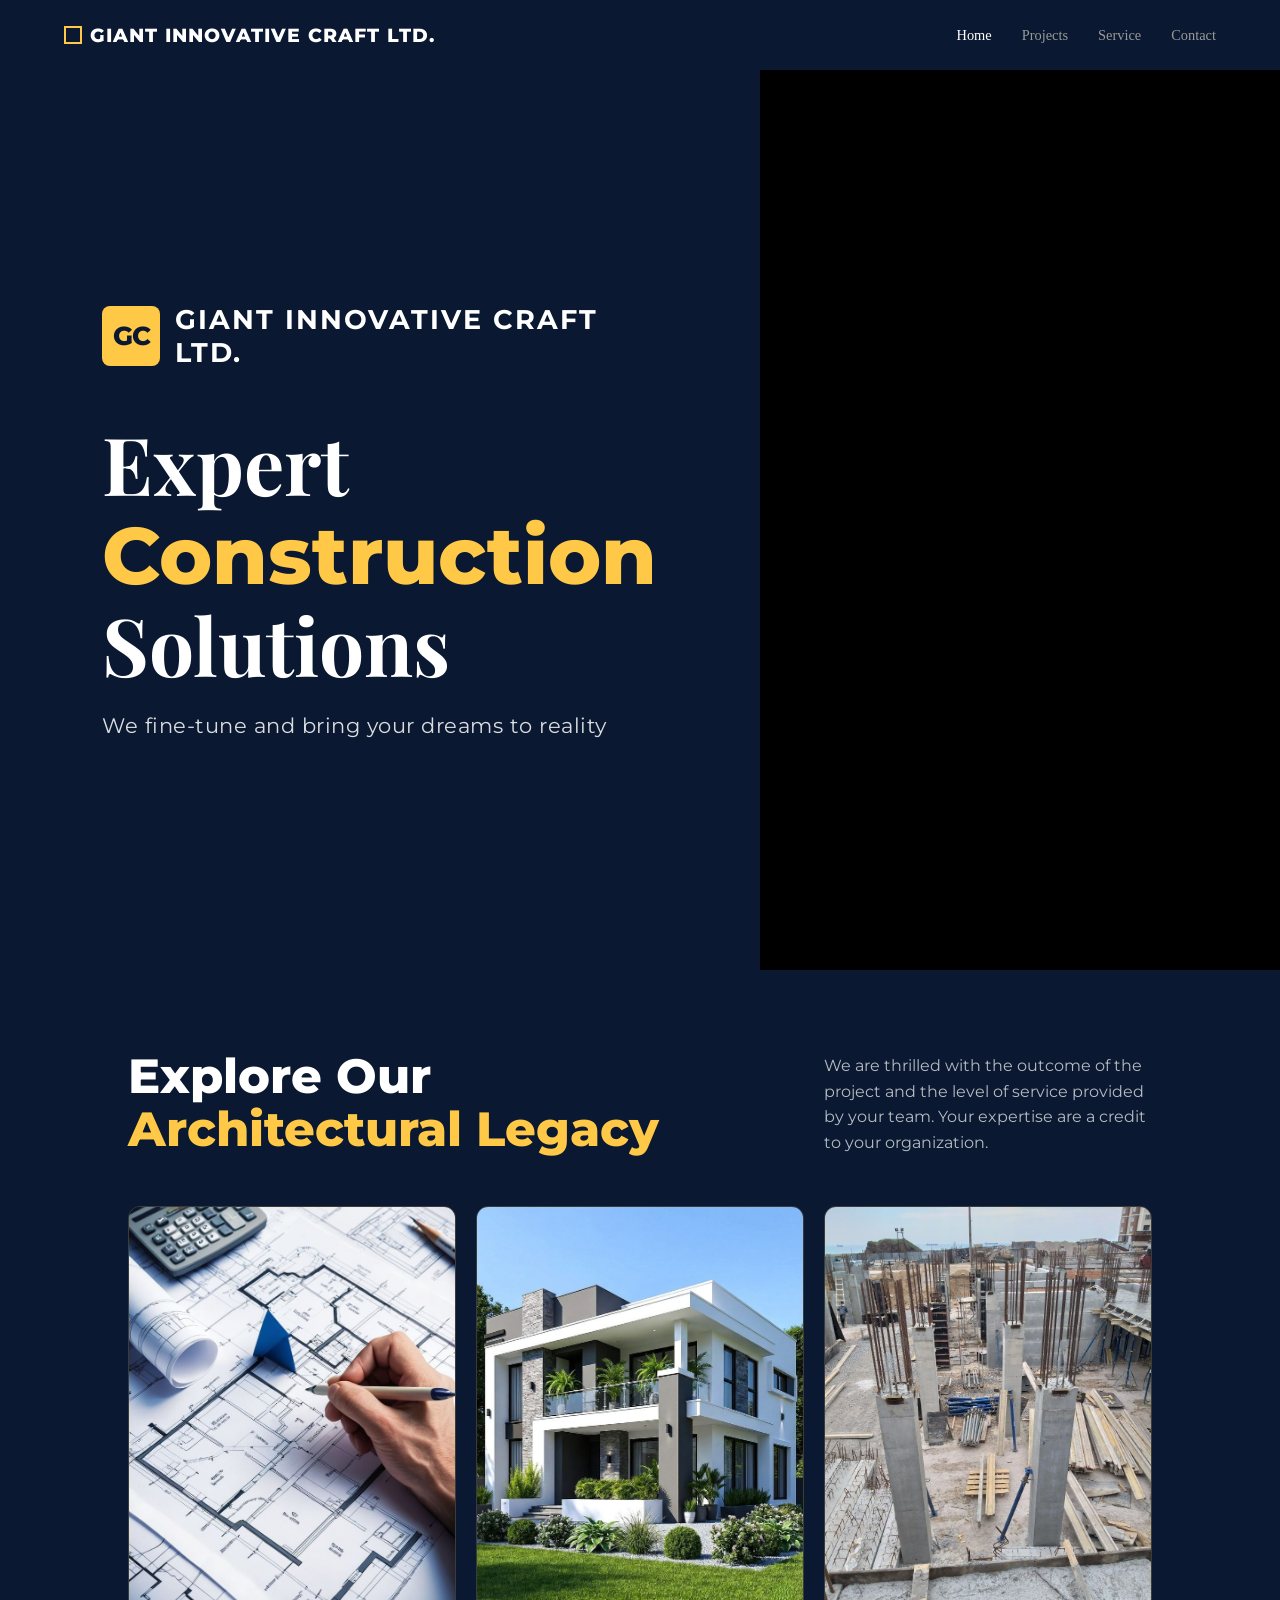
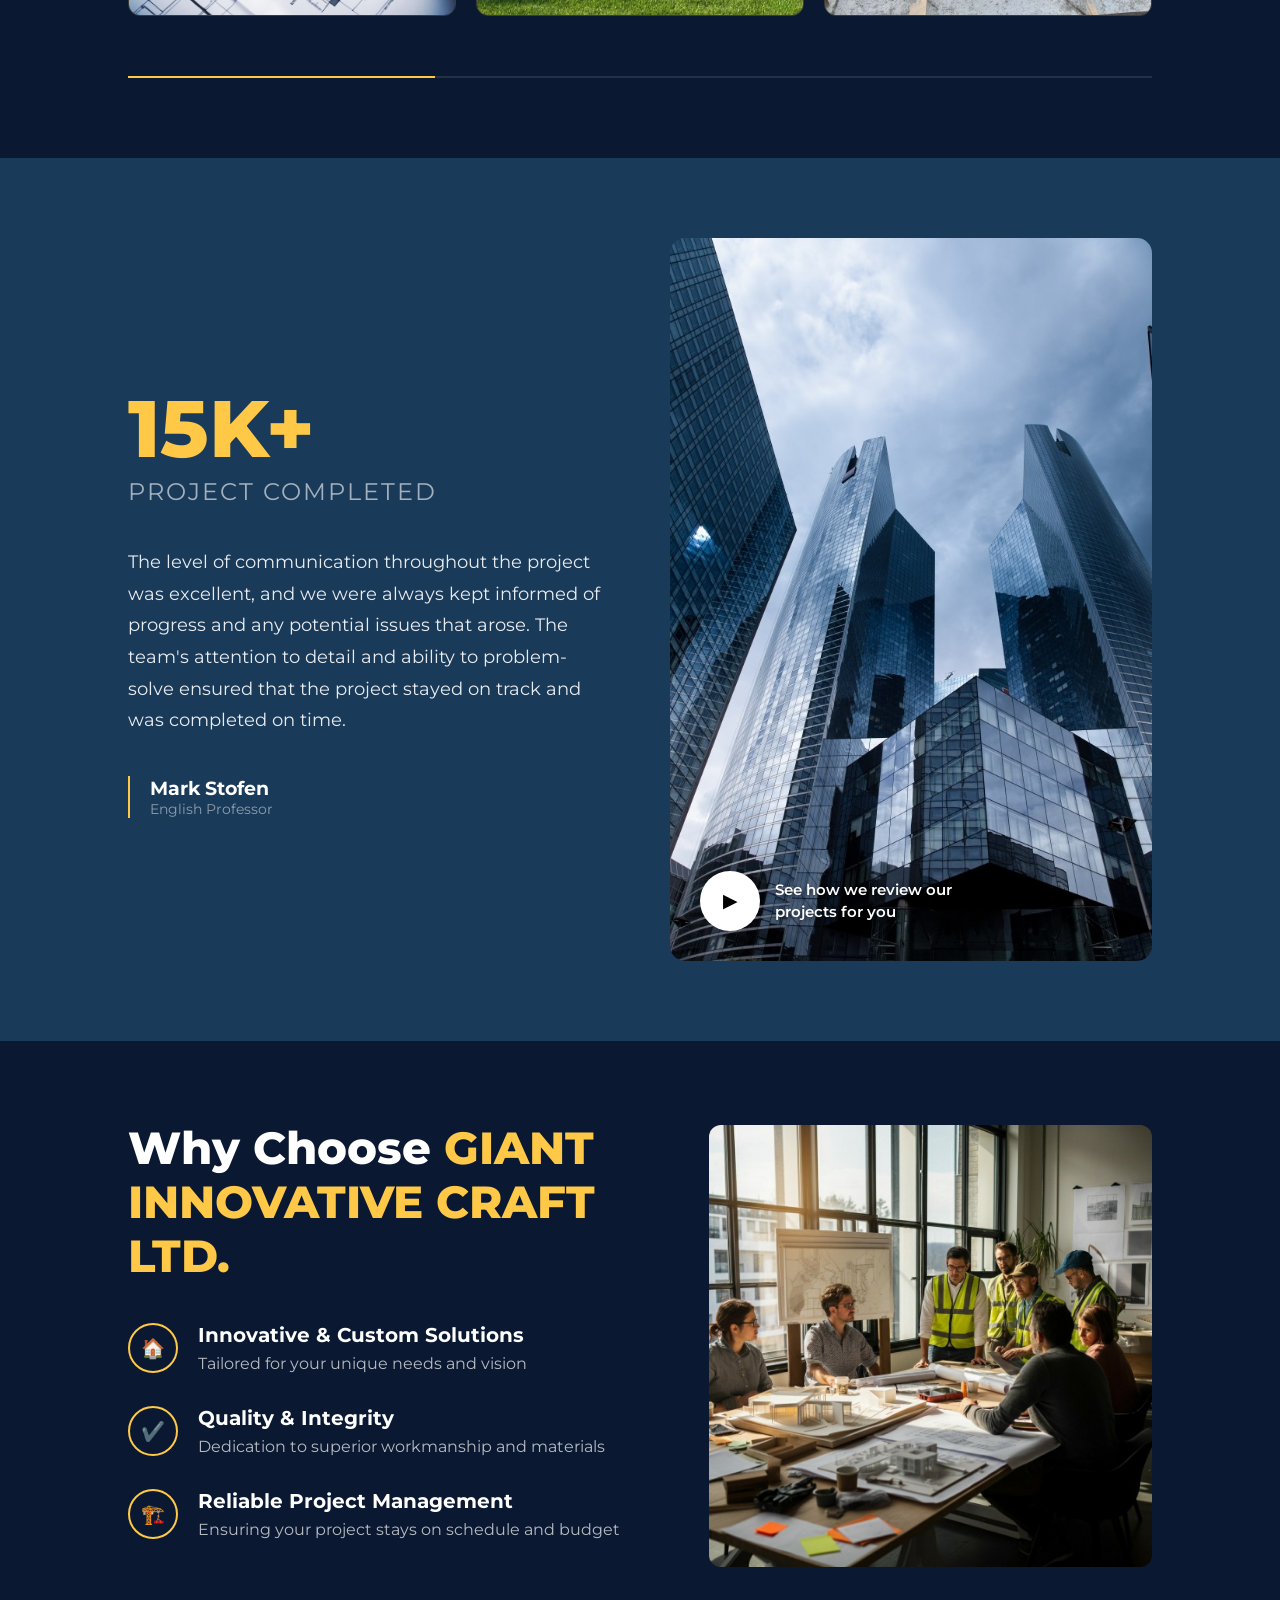
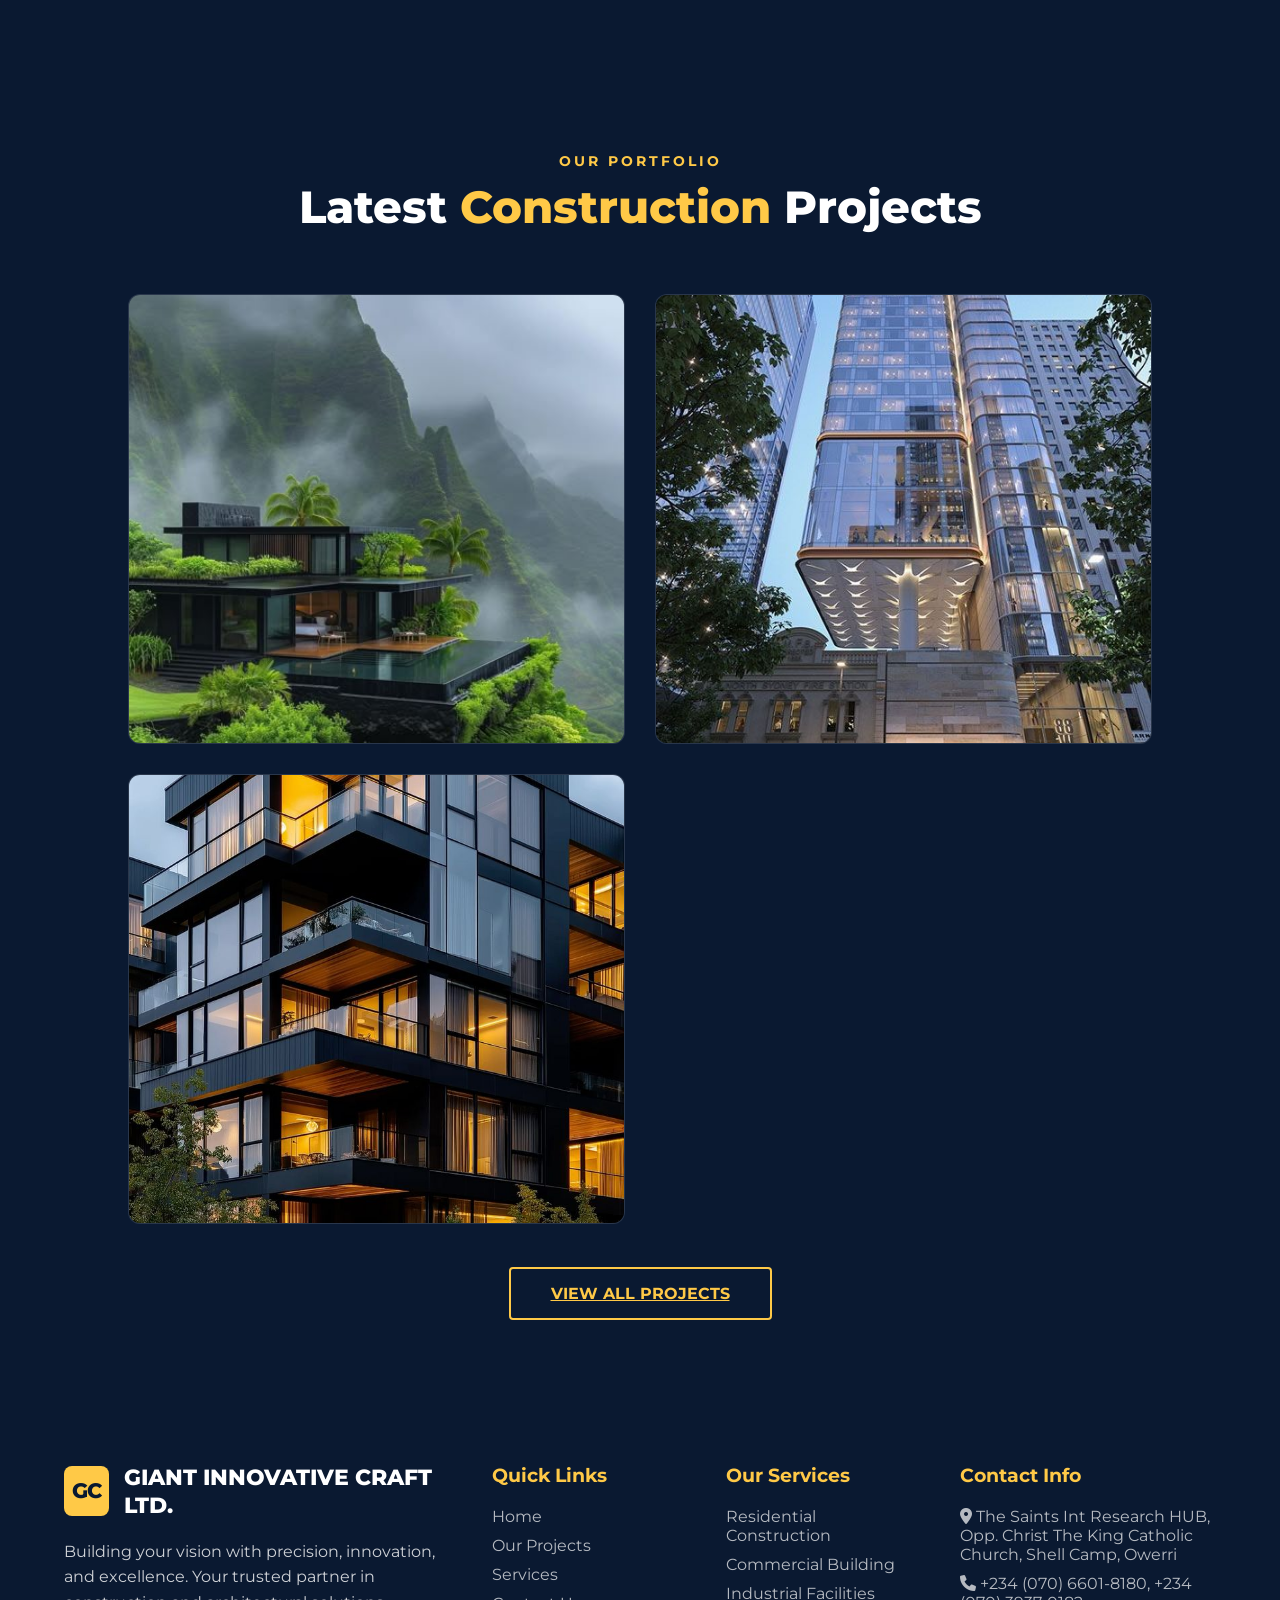
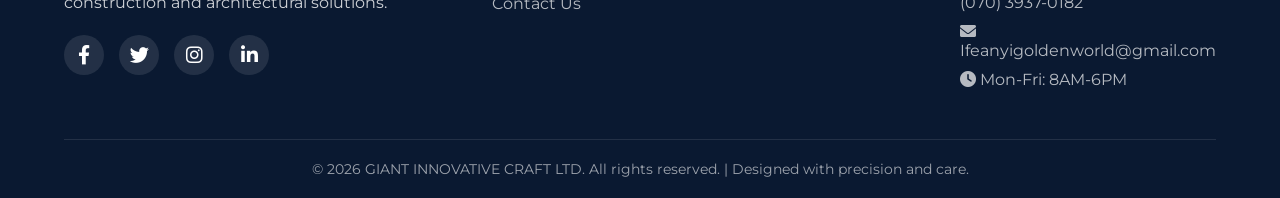
<file: index.html>
<!DOCTYPE html>
<html lang="en">
<head>
    <meta charset="UTF-8">
    <meta name="viewport" content="width=device-width, initial-scale=1.0">
    <title>GIANT INNOVATIVE CRAFT LTD.</title>
    <link rel="stylesheet" href="style.css">
    <link href="https://fonts.googleapis.com/css2?family=Montserrat:wght@400;700;800&family=Playfair+Display:wght@700&display=swap" rel="stylesheet">
    <link rel="stylesheet" href="https://cdnjs.cloudflare.com/ajax/libs/font-awesome/6.0.0/css/all.min.css">
</head>
<body>
    <nav class="navbar">
  <div class="logo">
    <span class="logo-icon"></span>
    <span class="logo-text">GIANT INNOVATIVE CRAFT LTD.</span>
  </div>

  <button class="hamburger-btn" id="hamburgerBtn">
    <span></span>
    <span></span>
    <span></span>
  </button>

  <!-- DESKTOP MENU -->
  <ul class="nav-links">
    <li><a href="index.html" class="active">Home</a></li>
    <li><a href="pages/projects.html">Projects</a></li>
    <li><a href="pages/services.html">Service</a></li>
    <li><a href="pages/contact.html">Contact</a></li>
  </ul>
</nav>




<!-- hero section -->
<section class="titan-hero">
    <div class="hero-text-container">
        <div class="hero-text-content">
            
            <div class="brand">
                <div class="logo-placeholder">GC</div>
                <span class="brand-name">GIANT INNOVATIVE CRAFT LTD.</span>
            </div>

            <h1 class="hero-heading">
                Expert <br>
                <span class="highlight">Construction</span> <br>
                Solutions
            </h1>

            <p class="hero-tagline">We fine-tune and bring your dreams to reality</p>
        </div>
    </div>

    <div class="hero-image-container">
    </div>
</section> 


<section class="legacy-section">
  <div class="legacy-header">
    <h2 class="legacy-title">Explore Our <br><span class="highlight">Architectural Legacy</span></h2>
    <p class="legacy-desc">
      We are thrilled with the outcome of the project and the level of service provided by your team. 
      Your expertise are a credit to your organization.
    </p>
  </div>

  <div class="legacy-grid">
    <div class="gallery-item">
      <img src="images/Architectural Detail.jpg" alt="Architectural Detail">
    </div>
    <div class="gallery-item">
      <img src="images/modern house.jpg" alt="Modern Building">
    </div>
    <div class="gallery-item">
      <img src="images/Concrete Pillars.jpg" alt="Concrete Pillars">
    </div>
  </div>
  
  <div class="bottom-accent"></div>
</section>



<!-- testimonial section -->
 <section class="testimonial-section">
  <div class="testimonial-content">
    <div class="stat-block">
      <h2 class="stat-number">15K+</h2>
      <p class="stat-label">PROJECT COMPLETED</p>
    </div>

    <blockquote class="testimonial-text">
      The level of communication throughout the project was excellent, and we were always kept informed of progress and any potential issues that arose. The team's attention to detail and ability to problem-solve ensured that the project stayed on track and was completed on time.
    </blockquote>

    <div class="author-info">
      <h4 class="author-name">Mark Stofen</h4>
      <p class="author-title">English Professor</p>
    </div>
  </div>

  <div class="testimonial-image-wrapper">
    <img src="images/Modern Architecture.jpg" alt="Modern Architecture" class="main-img">
    
    <div class="video-overlay">
      <button class="play-btn">
        <span class="play-icon">▶</span>
      </button>
      <p class="video-text">See how we review our <br> projects for you</p>
    </div>
  </div>
</section>




<!-- why choose us -->
 <section class="why-choose-section">
  <div class="why-choose-content">
    <h2 class="section-title">Why Choose <span class="highlight">GIANT INNOVATIVE CRAFT LTD.</span></h2>

    <div class="feature-item">
      <div class="icon-circle">
        <span class="icon">🏠</span>
      </div>
      <div class="feature-text">
        <h3>Innovative & Custom Solutions</h3>
        <p>Tailored for your unique needs and vision</p>
      </div>
    </div>

    <div class="feature-item">
      <div class="icon-circle">
        <span class="icon">✔️</span>
      </div>
      <div class="feature-text">
        <h3>Quality & Integrity</h3>
        <p>Dedication to superior workmanship and materials</p>
      </div>
    </div>

    <div class="feature-item">
      <div class="icon-circle">
        <span class="icon">🏗️</span>
      </div>
      <div class="feature-text">
        <h3>Reliable Project Management</h3>
        <p>Ensuring your project stays on schedule and budget</p>
      </div>
    </div>
  </div>

  <div class="why-choose-image">
    <img src="/images/Construction desk.jpg" alt="Construction planning desk" class="rounded-img">
  </div>
</section>


<!-- projects -->
 <section class="projects-section">
  <div class="projects-header">
    <h2 class="section-subtitle">Our Portfolio</h2>
    <h1 class="section-title">Latest <span class="highlight">Construction</span> Projects</h1>
  </div>

  <div class="projects-grid">
    <div class="project-card">
      <img src="images/Luxury Villa.jpg" alt="Luxury Villa">
      <div class="project-overlay">
        <div class="project-info">
          <p class="category">Residential</p>
          <h3>Golden Valley Villa</h3>
          <a href="pages/project-1.html" class="view-project">View Details →</a>
        </div>
      </div>
    </div>

    <div class="project-card">
      <img src="images/Commercial Tower.jpg" alt="Commercial Tower">
      <div class="project-overlay">
        <div class="project-info">
          <p class="category">Commercial</p>
          <h3>Titan Corporate Center</h3>
          <a href="pages/project-2.html" class="view-project">View Details →</a>
        </div>
      </div>
    </div>

    <div class="project-card">
      <img src="images/Industrial Plant.jpg" alt="Industrial Plant">
      <div class="project-overlay">
        <div class="project-info">
          <p class="category">Industrial</p>
          <h3>Eco-Tech Logistics Hub</h3>
          <a href="pages/project-3.html" class="view-project">View Details →</a>
        </div>
      </div>
    </div>
  </div>

  <div class="projects-footer">
    <a href="pages/projects.html" class="btn-all-projects">View All Projects</a>
  </div>
</section>



    <!-- Footer -->
    <footer class="footer">
        <div class="footer-content">
            <div class="footer-section">
                <div class="footer-logo">
                    <div class="logo-placeholder">GC</div>
                    <span class="footer-brand">GIANT INNOVATIVE CRAFT LTD.</span>
                </div>
                <p>Building your vision with precision, innovation, and excellence. Your trusted partner in construction and architectural solutions.</p>
                <div class="social-links">
                    <a href="#" class="social-link"><i class="fab fa-facebook-f"></i></a>
                    <a href="#" class="social-link"><i class="fab fa-twitter"></i></a>
                    <a href="#" class="social-link"><i class="fab fa-instagram"></i></a>
                    <a href="#" class="social-link"><i class="fab fa-linkedin-in"></i></a>
                </div>
            </div>

            <div class="footer-section">
                <h4>Quick Links</h4>
                <ul>
                    <li><a href="index.html">Home</a></li>
                    <li><a href="pages/projects.html">Our Projects</a></li>
                    <li><a href="pages/services.html">Services</a></li>
                    <li><a href="pages/contact.html">Contact Us</a></li>
                </ul>
            </div>

            <div class="footer-section">
                <h4>Our Services</h4>
                <ul>
                    <li><a href="#">Residential Construction</a></li>
                    <li><a href="#">Commercial Building</a></li>
                    <li><a href="#">Industrial Facilities</a></li>
                </ul>
            </div>

            <div class="footer-section">
                <h4>Contact Info</h4>
                <ul>
                    <li><a href="#"><i class="fas fa-map-marker-alt"></i> The  Saints Int Research HUB, Opp. Christ The King Catholic Church, Shell Camp, Owerri</a></li>
                    <li><a href="tel:+2347066018180"><i class="fas fa-phone"></i>  +234 (070) 6601-8180, +234 (070) 3937-0182</a></li>
                    <li><a href="mailto:Ifeanyigoldenworld@gmail.com"><i class="fas fa-envelope"></i>Ifeanyigoldenworld@gmail.com</a></li>
                    <li><a href="#"><i class="fas fa-clock"></i> Mon-Fri: 8AM-6PM</a></li>
                </ul>
            </div>
        </div>

        <div class="footer-bottom">
            <p>&copy; 2026 GIANT INNOVATIVE CRAFT LTD. All rights reserved. | Designed with precision and care.</p>
        </div>
    </footer>

  <script src="scripts.js"></script> 
</body>
</html>
</file>
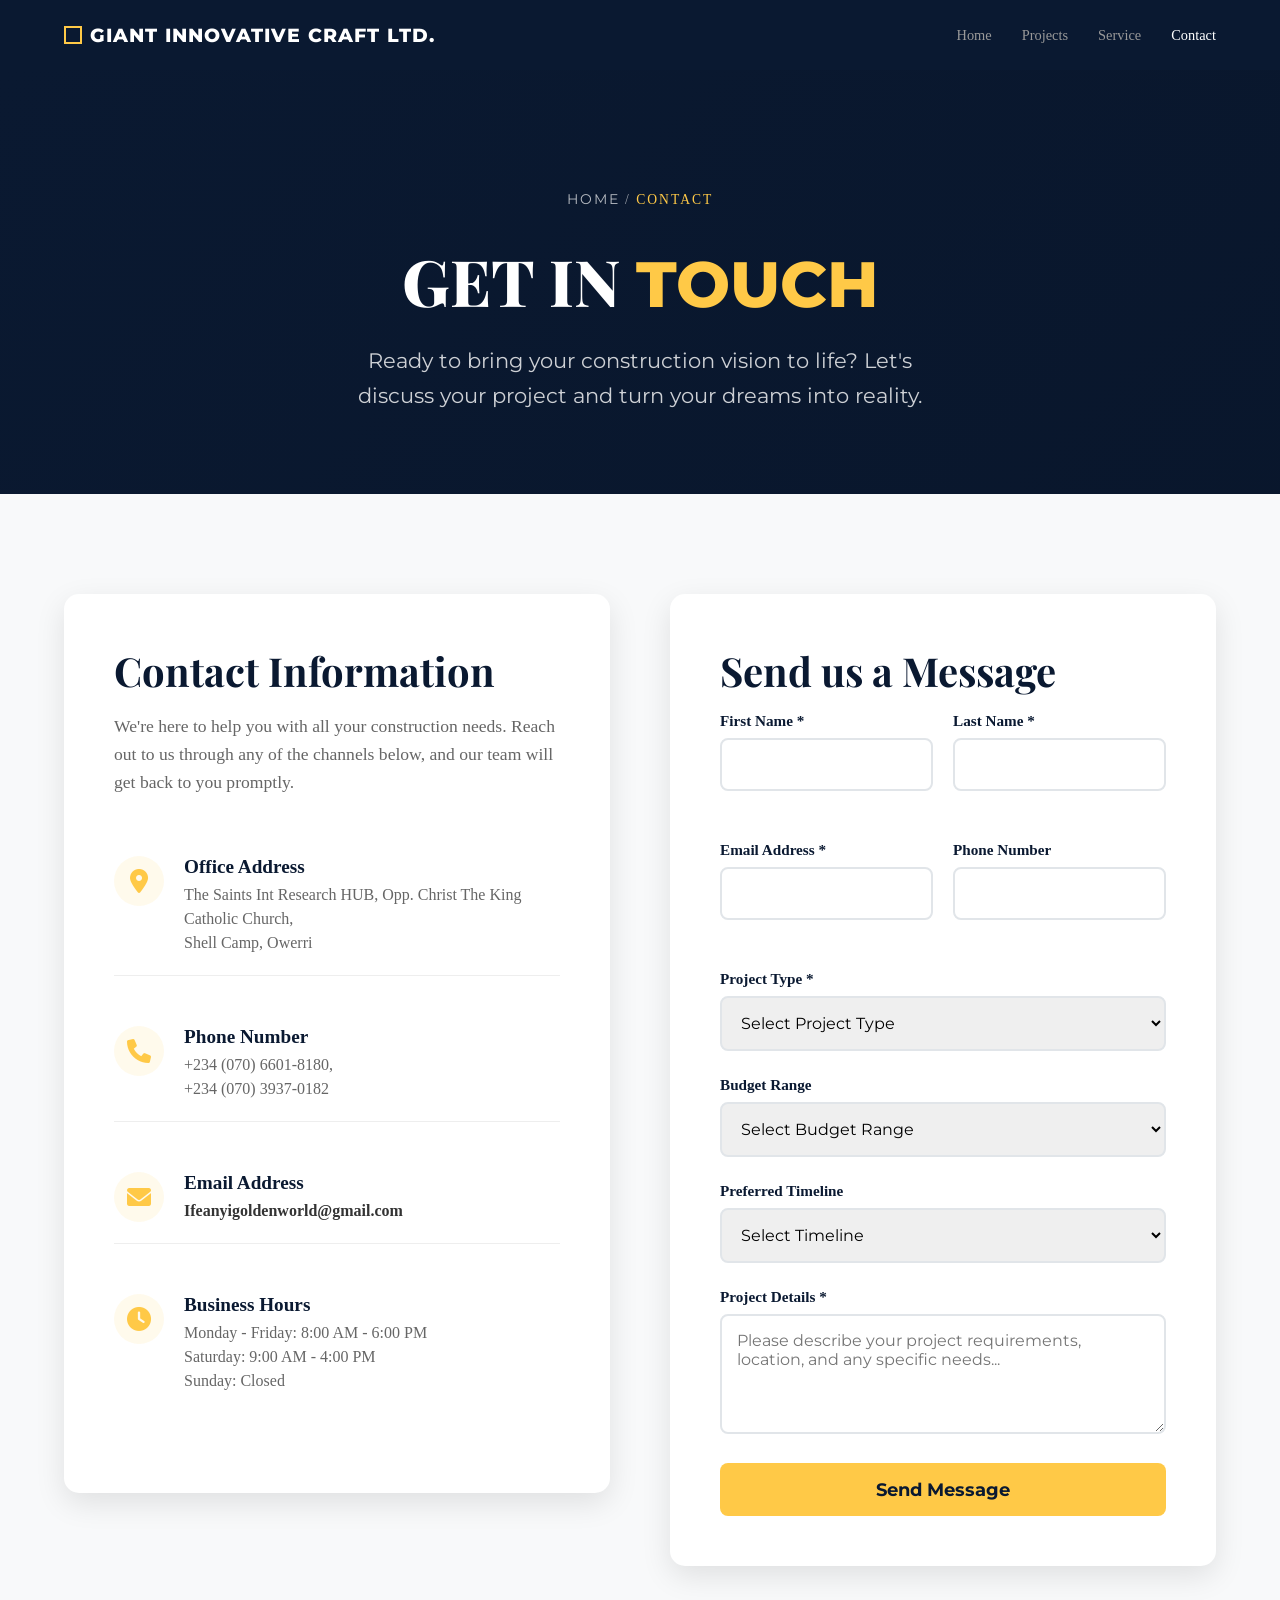
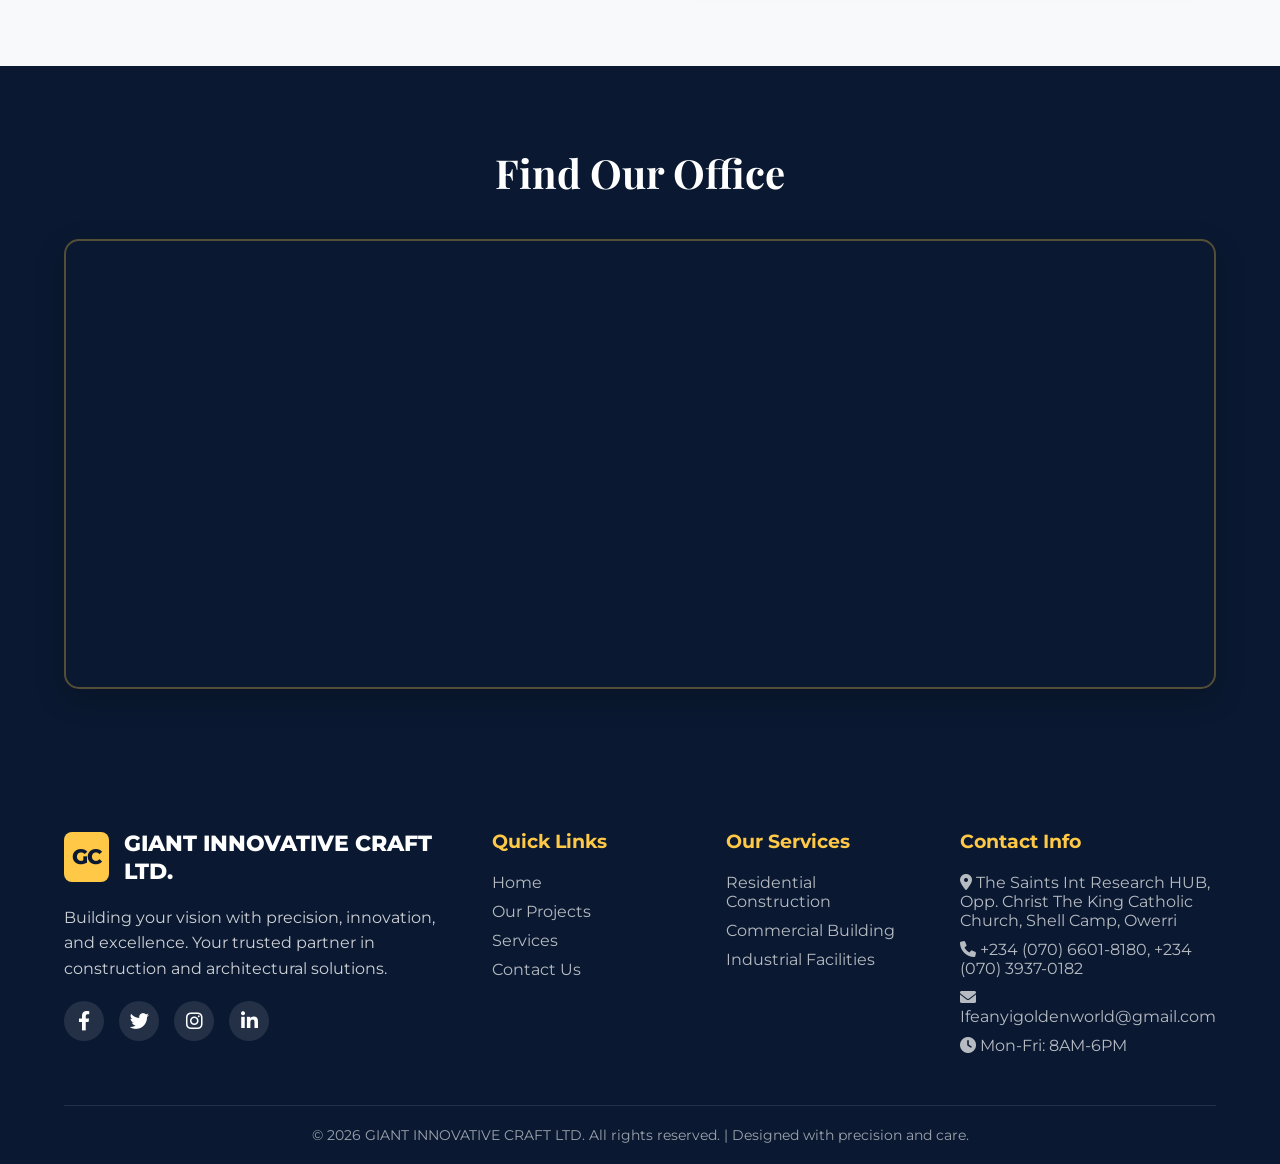
<file: contact.html>
<!DOCTYPE html>
<html lang="en">
<head>
    <meta charset="UTF-8">
    <meta name="viewport" content="width=device-width, initial-scale=1.0">
    <title>Contact Us - GIANT INNOVATIVE CRAFT LTD.</title>
    <link rel="stylesheet" href="style.css">
    <link href="https://fonts.googleapis.com/css2?family=Montserrat:wght@400;700;800&family=Playfair+Display:wght@700&display=swap" rel="stylesheet">
    <link rel="stylesheet" href="https://cdnjs.cloudflare.com/ajax/libs/font-awesome/6.0.0/css/all.min.css">
</head>
<body>
    <nav class="navbar">
        <div class="logo">
            <span class="logo-icon"></span>
            <span class="logo-text">GIANT INNOVATIVE CRAFT LTD.</span>
        </div>

        <ul class="nav-links">
            <li><a href="index.html">Home</a></li>
            <li><a href="projects.html">Projects</a></li>
            <li><a href="services.html">Service</a></li>
            <li><a href="contact.html" class="active">Contact</a></li>
        </ul>
    </nav>

    <!-- Contact Hero Section -->
    <section class="contact-hero">
        <div class="hero-container">
            <nav class="breadcrumb">
                <a href="index.html">Home</a> / <span class="current">Contact</span>
            </nav>

            <h1 class="page-title">Get In <span class="highlight">Touch</span></h1>
            <p class="page-subtitle">Ready to bring your construction vision to life? Let's discuss your project and turn your dreams into reality.</p>
        </div>
    </section>

    <!-- Contact Section -->
    <section class="contact-section">
        <div class="contact-container">
            <!-- Contact Information -->
            <div class="contact-info">
                <h2>Contact Information</h2>
                <p>We're here to help you with all your construction needs. Reach out to us through any of the channels below, and our team will get back to you promptly.</p>

                <div class="info-item">
                    <div class="icon"><i class="fas fa-map-marker-alt"></i></div>
                    <div>
                        <h3>Office Address</h3>
                        <p>The  Saints Int Research HUB, Opp. Christ The King Catholic Church,<br> Shell Camp, Owerri</p>
                    </div>
                </div>

                <div class="info-item">
                    <div class="icon"><i class="fas fa-phone"></i></div>
                    <div>
                        <h3>Phone Number</h3>
                        <p> +234 (070) 6601-8180, <br> +234 (070) 3937-0182</p>
                    </div>
                </div>

                <div class="info-item email-item">
                    <div class="icon"><i class="fas fa-envelope"></i></div>
                    <div>
                        <h3>Email Address</h3>
                        <p>Ifeanyigoldenworld@gmail.com</p>
                    </div>
                </div>

                <div class="info-item">
                    <div class="icon"><i class="fas fa-clock"></i></div>
                    <div>
                        <h3>Business Hours</h3>
                        <p>Monday - Friday: 8:00 AM - 6:00 PM<br>Saturday: 9:00 AM - 4:00 PM<br>Sunday: Closed</p>
                    </div>
                </div>
            </div>

            <!-- Contact Form -->
            <div class="contact-form">
                <h2>Send us a Message</h2>

                <form id="contactForm" action="#" method="post">
                    <div class="form-row">
                        <div class="form-group">
                            <label for="firstName">First Name *</label>
                            <input type="text" id="firstName" name="firstName" required>
                            <span class="error-message" id="firstNameError"></span>
                        </div>
                        <div class="form-group">
                            <label for="lastName">Last Name *</label>
                            <input type="text" id="lastName" name="lastName" required>
                            <span class="error-message" id="lastNameError"></span>
                        </div>
                    </div>

                    <div class="form-row">
                        <div class="form-group">
                            <label for="email">Email Address *</label>
                            <input type="email" id="email" name="email" required>
                            <span class="error-message" id="emailError"></span>
                        </div>
                        <div class="form-group">
                            <label for="phone">Phone Number</label>
                            <input type="tel" id="phone" name="phone">
                            <span class="error-message" id="phoneError"></span>
                        </div>
                    </div>

                    <div class="form-group">
                        <label for="projectType">Project Type *</label>
                        <select id="projectType" name="projectType" required>
                            <option value="">Select Project Type</option>
                            <option value="residential">Residential Construction</option>
                            <option value="commercial">Commercial Building</option>
                            <option value="industrial">Industrial Facility</option>
                            <option value="renovation">Renovation & Remodeling</option>
                            <option value="consultation">Consultation Services</option>
                        <span class="error-message" id="projectTypeError"></span>
                            <option value="other">Other</option>
                        </select>
                    </div>

                    <div class="form-group">
                        <label for="budget">Budget Range</label>
                        <select id="budget" name="budget">
                            <option value="">Select Budget Range</option>
                            <option value="under-50m">Under ₦50 Million</option>
                            <option value="50m-200m">₦50M - ₦200M</option>
                            <option value="200m-500m">₦200M - ₦500M</option>
                            <option value="500m-1b">₦500M - ₦1B</option>
                            <option value="over-1b">Over ₦1 Billion</option>
                        </select>
                    </div>

                    <div class="form-group">
                        <label for="timeline">Preferred Timeline</label>
                        <select id="timeline" name="timeline">
                            <option value="">Select Timeline</option>
                            <option value="asap">ASAP</option>
                            <option value="1-3-months">1-3 Months</option>
                            <option value="3-6-months">3-6 Months</option>
                            <option value="6-12-months">6-12 Months</option>
                            <option value="planning">Still Planning</option>
                        </select>
                    </div>

                    <div class="form-group">
                        <label for="message">Project Details *</label>
                        <span class="error-message" id="messageError"></span>
                        <textarea id="message" name="message" placeholder="Please describe your project requirements, location, and any specific needs..." required></textarea>
                    </div>

                    <button type="submit" class="submit-btn">Send Message</button>
                </form>
            </div>
        </div>
    </section>

    <!-- Map Section -->
    <section class="map-section">
        <div class="map-container">
            <h2>Find Our Office</h2>
            <div class="map-embed">
                <iframe
                    src="https://www.google.com/maps/embed?pb=!1m18!1m12!1m3!1d2721.3479606540063!2d6.995321782494202!3d5.512738973249898!2m3!1f0!2f0!3f0!3m2!1i1024!2i768!4f13.1!3m3!1m2!1s0x104251afa141a913%3A0x9aa9c945307358c7!2sMawiz%20Technologies%20Ltd!5e0!3m2!1sen!2sng!4v1774022195731!5m2!1sen!2sng"
                    width="600"
                    height="450"
                    style="border:0;"
                    allowfullscreen=""
                    loading="lazy"
                    referrerpolicy="no-referrer-when-downgrade">
                </iframe>
            </div>
        </div>
    </section>

    <!-- Footer -->
    <footer class="footer">
        <div class="footer-content">
            <div class="footer-section">
                <div class="footer-logo">
                    <div class="logo-placeholder">GC</div>
                    <span class="footer-brand">GIANT INNOVATIVE CRAFT LTD.</span>
                </div>
                <p>Building your vision with precision, innovation, and excellence. Your trusted partner in construction and architectural solutions.</p>
                <div class="social-links">
                    <a href="#" class="social-link"><i class="fab fa-facebook-f"></i></a>
                    <a href="#" class="social-link"><i class="fab fa-twitter"></i></a>
                    <a href="#" class="social-link"><i class="fab fa-instagram"></i></a>
                    <a href="#" class="social-link"><i class="fab fa-linkedin-in"></i></a>
                </div>
            </div>

            <div class="footer-section">
                <h4>Quick Links</h4>
                <ul>
                    <li><a href="index.html">Home</a></li>
                    <li><a href="projects.html">Our Projects</a></li>
                    <li><a href="services.html">Services</a></li>
                    <li><a href="contact.html">Contact Us</a></li>
                </ul>
            </div>

            <div class="footer-section">
                <h4>Our Services</h4>
                <ul>
                    <li><a href="#">Residential Construction</a></li>
                    <li><a href="#">Commercial Building</a></li>
                    <li><a href="#">Industrial Facilities</a></li>
                </ul>
            </div>

          <div class="footer-section">
                <h4>Contact Info</h4>
                <ul>
                    <li><a href="#"><i class="fas fa-map-marker-alt"></i> The  Saints Int Research HUB, Opp. Christ The King Catholic Church, Shell Camp, Owerri</a></li>
                    <li><a href="tel:+2347066018180"><i class="fas fa-phone"></i>  +234 (070) 6601-8180, +234 (070) 3937-0182</a></li>
                    <li><a href="mailto:Ifeanyigoldenworld@gmail.com"><i class="fas fa-envelope"></i>Ifeanyigoldenworld@gmail.com</a></li>
                    <li><a href="#"><i class="fas fa-clock"></i> Mon-Fri: 8AM-6PM</a></li>
                </ul>
            </div>
        </div>

        <div class="footer-bottom">
            <p>&copy; 2026 GIANT INNOVATIVE CRAFT LTD. All rights reserved. | Designed with precision and care.</p>
        </div>
    </footer>

    <script src="srcipts.js"></script>
</body>
</html>
</file>
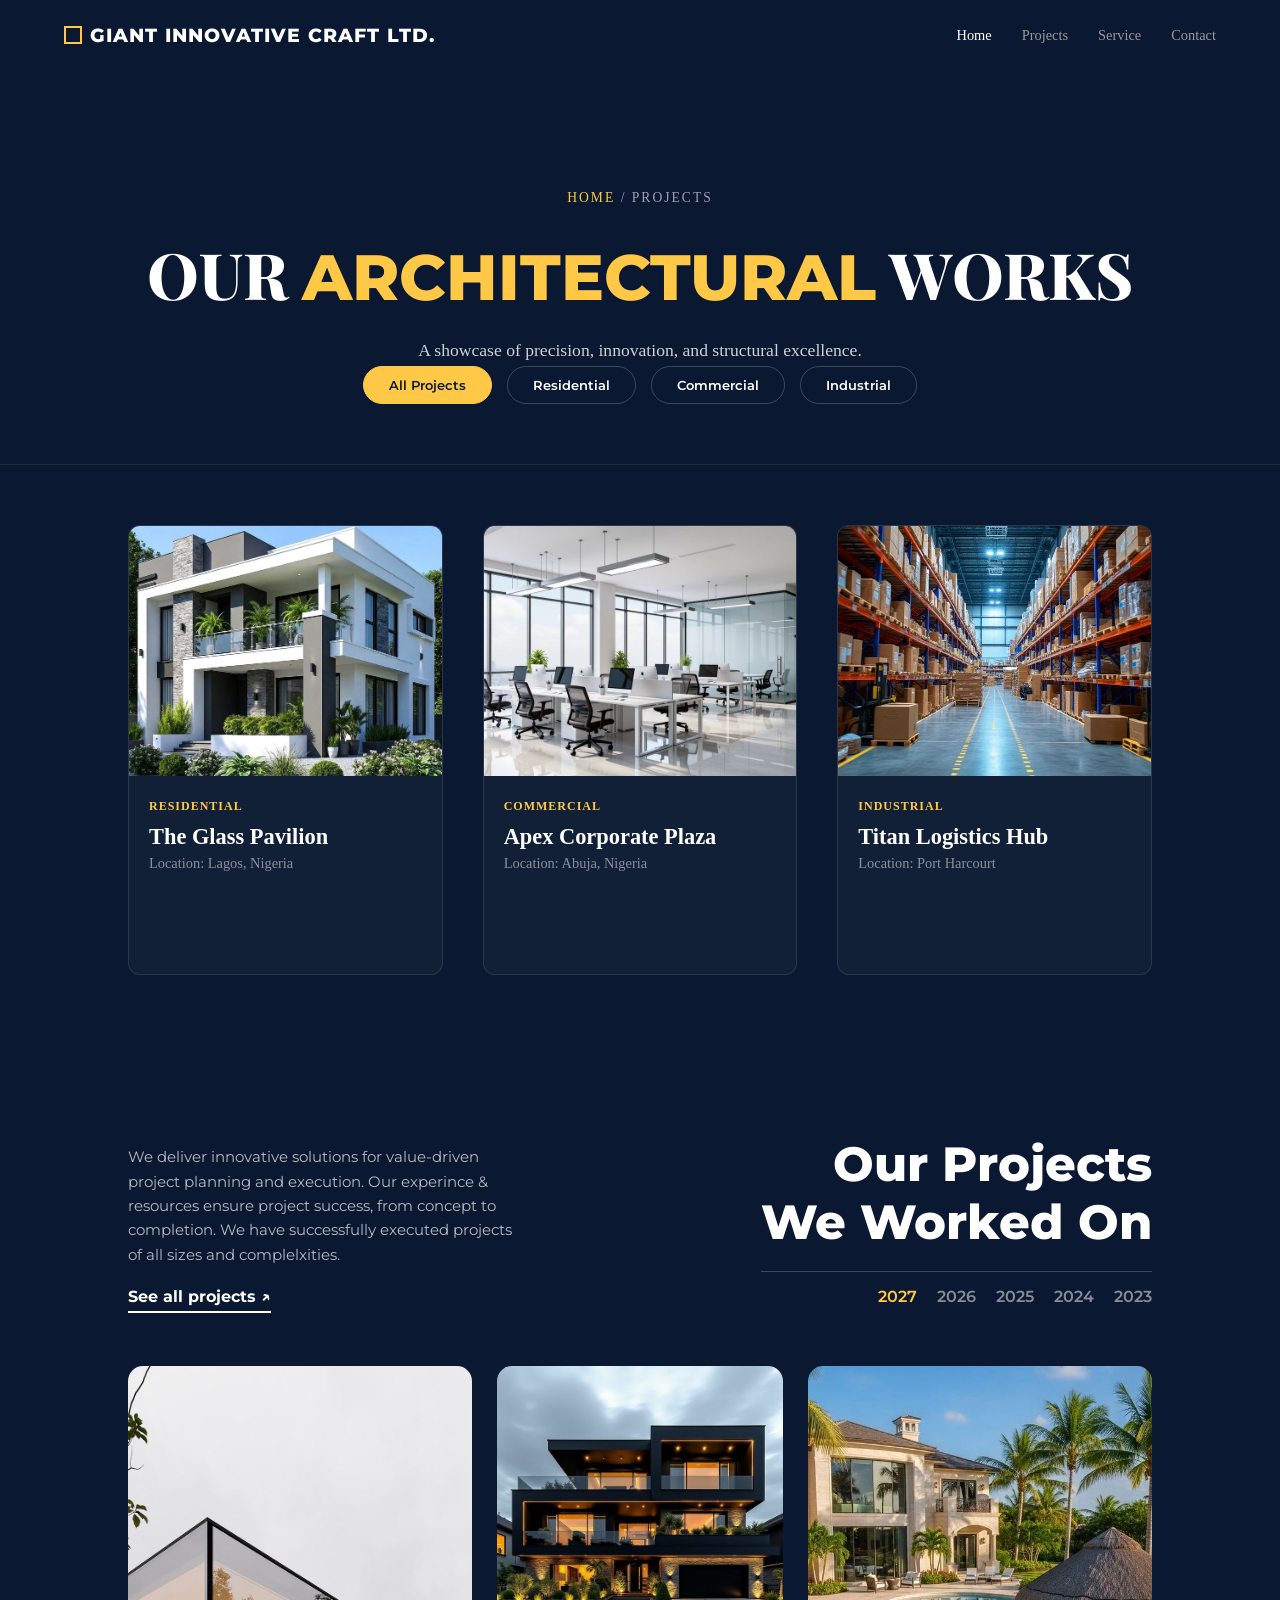
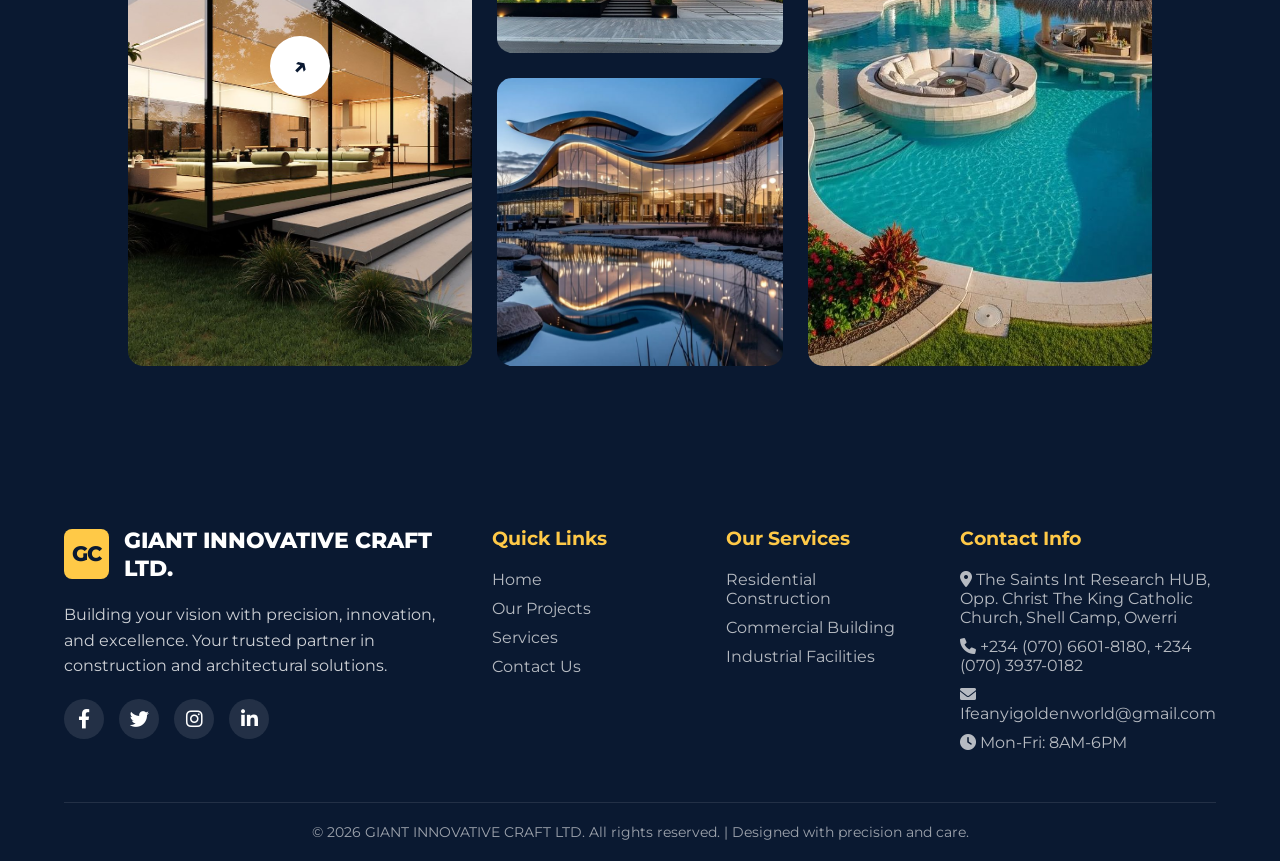
<file: projects.html>
<!DOCTYPE html>
<html lang="en">
<head>
    <meta charset="UTF-8">
    <meta name="viewport" content="width=device-width, initial-scale=1.0">
    <title>Project Details</title>
    <link rel="stylesheet" href="style.css">
    <link href="https://fonts.googleapis.com/css2?family=Montserrat:wght@400;700;800&family=Playfair+Display:wght@700&display=swap" rel="stylesheet">
    <link rel="stylesheet" href="https://cdnjs.cloudflare.com/ajax/libs/font-awesome/6.0.0/css/all.min.css">

</head>
<body class="projects-page">
     <nav class="navbar">
  <div class="logo">
    <span class="logo-icon"></span>
    <span class="logo-text">GIANT INNOVATIVE CRAFT LTD.</span>
  </div>

  <ul class="nav-links">
    <li><a href="index.html" class="active">Home</a></li>
    <li><a href="projects.html">Projects</a></li>
    <li><a href="services.html">Service</a></li>
    <li><a href="contact.html">Contact</a></li>
  </ul>
</nav>
<!-- Project Hero Section -->
    <section class="project-hero">
    <div class="hero-container">
        <nav class="breadcrumb">
            <a href="index.html">Home</a> / <span class="current">Projects</span>
        </nav>

        <h1 class="page-title">Our <span class="highlight">Architectural</span> Works</h1>
        <p class="page-subtitle">A showcase of precision, innovation, and structural excellence.</p>

        <div class="filter-wrapper">
            <button class="filter-btn active" data-filter="all">All Projects</button>
            <button class="filter-btn" data-filter="residential">Residential</button>
            <button class="filter-btn" data-filter="commercial">Commercial</button>
            <button class="filter-btn" data-filter="industrial">Industrial</button>
        </div>
</section>


<section class="project-display">
    <div class="grid-container">
        
        <div class="project-card" data-category="residential">
            <div class="image-box">
                <img src="modern house.jpg" alt="Modern Villa">
                <div class="card-overlay">
                    <a href="project-1.html" class="view-btn">View Project</a>
                </div>
            </div>
            <div class="card-details">
                <span class="category-tag">Residential</span>
                <h3>The Glass Pavilion</h3>
                <p>Location: Lagos, Nigeria</p>
            </div>
        </div>

        <div class="project-card" data-category="commercial">
            <div class="image-box">
                <img src="Office Complex.jpg" alt="Office Complex">
                <div class="card-overlay">
                    <a href="project-2.html" class="view-btn">View Project</a>
                </div>
            </div>
            <div class="card-details">
                <span class="category-tag">Commercial</span>
                <h3>Apex Corporate Plaza</h3>
                <p>Location: Abuja, Nigeria</p>
            </div>
        </div>

        <div class="project-card" data-category="industrial">
            <div class="image-box">
                <img src="Warehouse.jpg" alt="Warehouse">
                <div class="card-overlay">
                    <a href="project-3.html" class="view-btn">View Project</a>
                </div>
            </div>
            <div class="card-details">
                <span class="category-tag">Industrial</span>
                <h3>Titan Logistics Hub</h3>
                <p>Location: Port Harcourt</p>
            </div>
        </div>

    </div>
</section>





<section class="portfolio-section">
  <div class="portfolio-header">
    <div class="header-left">
      <p class="section-mission">
        We deliver innovative solutions for value-driven project planning and execution.
        Our experince & resources ensure project success, from concept to completion.
        We have successfully executed projects of all sizes and complelxities.
      </p>
      <a href="#" class="see-all">See all projects <span class="arrow">↗</span></a>
    </div>
    
    <div class="header-right">
      <h2 class="portfolio-title">Our Projects <br>We Worked On</h2>
      <nav class="year-nav">
        <a href="#" class="active">2027</a>
        <a href="#">2026</a>
        <a href="#">2025</a>
        <a href="#">2024</a>
        <a href="#">2023</a>
      </nav>
    </div>
  </div>

  <div class="portfolio-grid">
    <div class="grid-item large">
      <img src="Modern Glass Villa.jpg" alt="Modern Glass Villa">
      <div class="circular-btn"><span>↗</span></div>
    </div>

    <div class="grid-column-center">
        <div class="grid-item small">
            <img src="Sleek Black Architecture.jpg" alt="Sleek Black Architecture">
        </div>
        <div class="grid-item small">
            <img src="Abstract Concrete Waves.jpg" alt="Abstract Concrete Waves">
        </div>
    </div>

    <div class="grid-item large">
      <img src="Luxury Pool House.jpg" alt="Luxury Pool House">
    </div>
  </div>
</section>




    <!-- Footer -->
    <footer class="footer">
        <div class="footer-content">
            <div class="footer-section">
                <div class="footer-logo">
                    <div class="logo-placeholder">GC</div>
                    <span class="footer-brand">GIANT INNOVATIVE CRAFT LTD.</span>
                </div>
                <p>Building your vision with precision, innovation, and excellence. Your trusted partner in construction and architectural solutions.</p>
                <div class="social-links">
                    <a href="#" class="social-link"><i class="fab fa-facebook-f"></i></a>
                    <a href="#" class="social-link"><i class="fab fa-twitter"></i></a>
                    <a href="#" class="social-link"><i class="fab fa-instagram"></i></a>
                    <a href="#" class="social-link"><i class="fab fa-linkedin-in"></i></a>
                </div>
            </div>

            <div class="footer-section">
                <h4>Quick Links</h4>
                <ul>
                    <li><a href="index.html">Home</a></li>
                    <li><a href="projects.html">Our Projects</a></li>
                    <li><a href="services.html">Services</a></li>
                    <li><a href="contact.html">Contact Us</a></li>
                </ul>
            </div>

            <div class="footer-section">
                <h4>Our Services</h4>
                <ul>
                    <li><a href="#">Residential Construction</a></li>
                    <li><a href="#">Commercial Building</a></li>
                    <li><a href="#">Industrial Facilities</a></li>
                </ul>
            </div>

              <div class="footer-section">
                <h4>Contact Info</h4>
                <ul>
                    <li><a href="#"><i class="fas fa-map-marker-alt"></i> The  Saints Int Research HUB, Opp. Christ The King Catholic Church, Shell Camp, Owerri</a></li>
                    <li><a href="tel:+2347066018180"><i class="fas fa-phone"></i>  +234 (070) 6601-8180, +234 (070) 3937-0182</a></li>
                    <li><a href="mailto:Ifeanyigoldenworld@gmail.com"><i class="fas fa-envelope"></i>Ifeanyigoldenworld@gmail.com</a></li>
                    <li><a href="#"><i class="fas fa-clock"></i> Mon-Fri: 8AM-6PM</a></li>
                </ul>
            </div>
        </div>

        <div class="footer-bottom">
            <p>&copy; 2026 GIANT INNOVATIVE CRAFT LTD. All rights reserved. | Designed with precision and care.</p>
        </div>
    </footer>

</body>
</html>
</file>
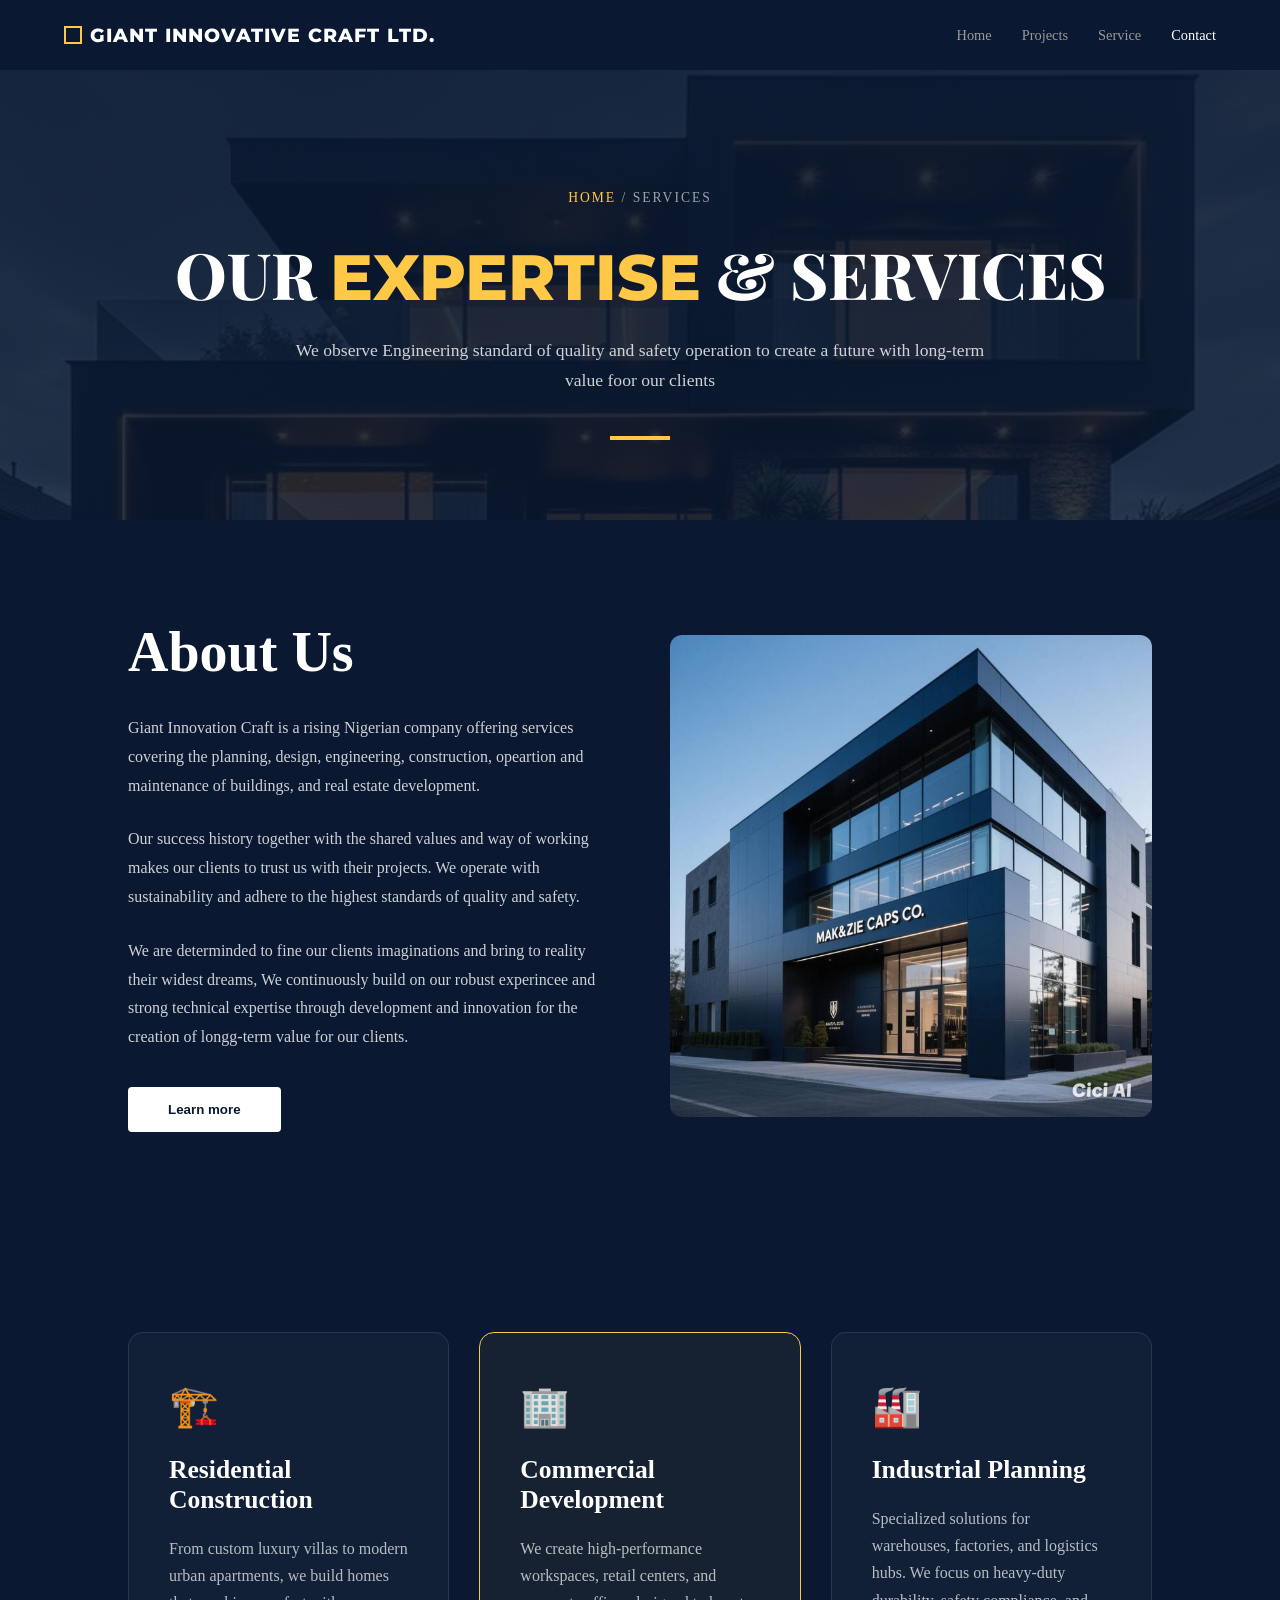
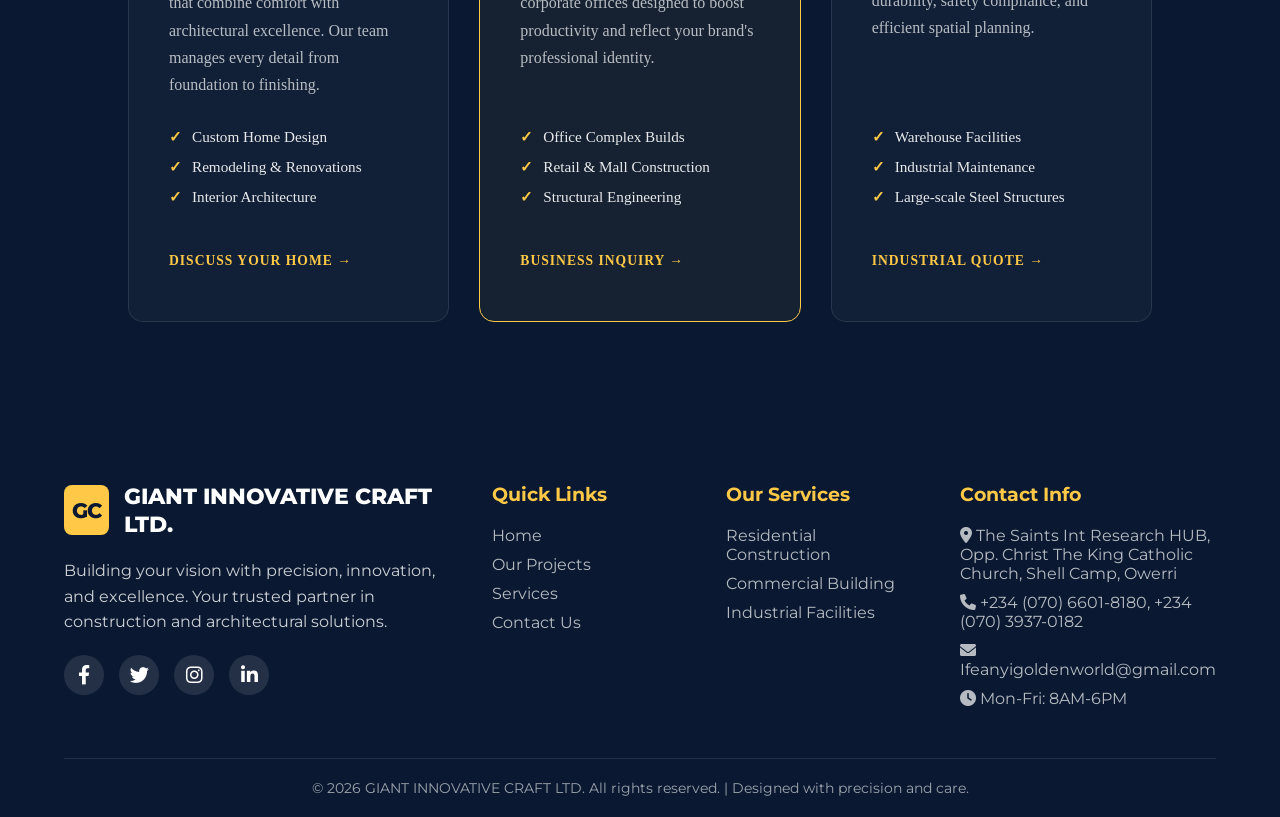
<file: services.html>
<!DOCTYPE html>
<html lang="en">
<head>
    <meta charset="UTF-8">
    <meta name="viewport" content="width=device-width, initial-scale=1.0">
    <title>Contact Us - GIANT INNOVATIVE CRAFT LTD.</title>
    <link rel="stylesheet" href="style.css">
    <link href="https://fonts.googleapis.com/css2?family=Montserrat:wght@400;700;800&family=Playfair+Display:wght@700&display=swap" rel="stylesheet">
    <link rel="stylesheet" href="https://cdnjs.cloudflare.com/ajax/libs/font-awesome/6.0.0/css/all.min.css">
</head>
<body>
    <nav class="navbar">
        <div class="logo">
            <span class="logo-icon"></span>
            <span class="logo-text">GIANT INNOVATIVE CRAFT LTD.</span>
        </div>

        <ul class="nav-links">
            <li><a href="index.html">Home</a></li>
            <li><a href="projects.html">Projects</a></li>
            <li><a href="services.html">Service</a></li>
            <li><a href="contact.html" class="active">Contact</a></li>
        </ul>
    </nav>



  <section class="page-intro-header-bg">
    <div class="overlay-filter">
        <div class="intro-container">
            <nav class="breadcrumb">
                <a href="index.html">Home</a> / <span class="current">Services</span>
            </nav>

            <h1 class="page-title">Our <span class="highlight">Expertise</span> & Services</h1>
            <p class="page-subtitle">
               We observe Engineering standard of quality and safety operation to create a future with long-term value foor our clients</p>
            
            <div class="header-accent-line"></div>
        </div>
    </div>
</section>



<section class="about-section">
    <div class="about-container">
        <div class="about-content">
            <h2 class="about-title">About Us</h2>
          <p>Giant Innovation Craft is a rising Nigerian company offering services covering the planning, design, engineering, construction, opeartion and maintenance of buildings, and real estate development. <p>
            Our success history together with the shared values and way of working makes our clients to trust us with their projects. We operate with sustainability and adhere to the highest standards of quality and safety. <p>
                We are determinded to fine our clients imaginations and bring to reality their widest dreams, We continuously build on our robust experincee and strong technical expertise through development and innovation for the creation of longg-term value for our clients.        </p>
          </p></p>
            <button class="btn-learn">Learn more</button>
        </div>
        <div class="about-image">
            <img src="Modern Office Building.jpg" alt="Modern Office Building" class="rounded-img">
        </div>
    </div>
</section>




<section class="services-detail-grid">
    <div class="container">
        <div class="service-card">
            <div class="service-icon">🏗️</div>
            <h3>Residential Construction</h3>
            <p>From custom luxury villas to modern urban apartments, we build homes that combine comfort with architectural excellence. Our team manages every detail from foundation to finishing.</p>
            <ul class="service-features">
                <li><span>✓</span> Custom Home Design</li>
                <li><span>✓</span> Remodeling & Renovations</li>
                <li><span>✓</span> Interior Architecture</li>
            </ul>
            <a href="contact.html" class="service-link">Discuss Your Home →</a>
        </div>

        <div class="service-card featured">
            <div class="service-icon">🏢</div>
            <h3>Commercial Development</h3>
            <p>We create high-performance workspaces, retail centers, and corporate offices designed to boost productivity and reflect your brand's professional identity.</p>
            <ul class="service-features">
                <li><span>✓</span> Office Complex Builds</li>
                <li><span>✓</span> Retail & Mall Construction</li>
                <li><span>✓</span> Structural Engineering</li>
            </ul>
            <a href="contact.html" class="service-link">Business Inquiry →</a>
        </div>

        <div class="service-card">
            <div class="service-icon">🏭</div>
            <h3>Industrial Planning</h3>
            <p>Specialized solutions for warehouses, factories, and logistics hubs. We focus on heavy-duty durability, safety compliance, and efficient spatial planning.</p>
            <ul class="service-features">
                <li><span>✓</span> Warehouse Facilities</li>
                <li><span>✓</span> Industrial Maintenance</li>
                <li><span>✓</span> Large-scale Steel Structures</li>
            </ul>
            <a href="contact.html" class="service-link">Industrial Quote →</a>
        </div>
    </div>
</section>



 <!-- Footer -->
    <footer class="footer">
        <div class="footer-content">
            <div class="footer-section">
                <div class="footer-logo">
                    <div class="logo-placeholder">GC</div>
                    <span class="footer-brand">GIANT INNOVATIVE CRAFT LTD.</span>
                </div>
                <p>Building your vision with precision, innovation, and excellence. Your trusted partner in construction and architectural solutions.</p>
                <div class="social-links">
                    <a href="#" class="social-link"><i class="fab fa-facebook-f"></i></a>
                    <a href="#" class="social-link"><i class="fab fa-twitter"></i></a>
                    <a href="#" class="social-link"><i class="fab fa-instagram"></i></a>
                    <a href="#" class="social-link"><i class="fab fa-linkedin-in"></i></a>
                </div>
            </div>

            <div class="footer-section">
                <h4>Quick Links</h4>
                <ul>
                    <li><a href="index.html">Home</a></li>
                    <li><a href="projects.html">Our Projects</a></li>
                    <li><a href="services.html">Services</a></li>
                    <li><a href="contact.html">Contact Us</a></li>
                </ul>
            </div>

            <div class="footer-section">
                <h4>Our Services</h4>
                <ul>
                    <li><a href="#">Residential Construction</a></li>
                    <li><a href="#">Commercial Building</a></li>
                    <li><a href="#">Industrial Facilities</a></li>
                </ul>
            </div>

          <div class="footer-section">
                <h4>Contact Info</h4>
                <ul>
                    <li><a href="#"><i class="fas fa-map-marker-alt"></i> The  Saints Int Research HUB, Opp. Christ The King Catholic Church, Shell Camp, Owerri</a></li>
                    <li><a href="tel:+2347066018180"><i class="fas fa-phone"></i>  +234 (070) 6601-8180, +234 (070) 3937-0182</a></li>
                    <li><a href="mailto:Ifeanyigoldenworld@gmail.com"><i class="fas fa-envelope"></i>Ifeanyigoldenworld@gmail.com</a></li>
                    <li><a href="#"><i class="fas fa-clock"></i> Mon-Fri: 8AM-6PM</a></li>
                </ul>
            </div>
        </div>

        <div class="footer-bottom">
            <p>&copy; 2026 GIANT INNOVATIVE CRAFT LTD. All rights reserved. | Designed with precision and care.</p>
        </div>
    </footer>



    <script src="srcipts.js"></script>
</body>
</html>
</file>
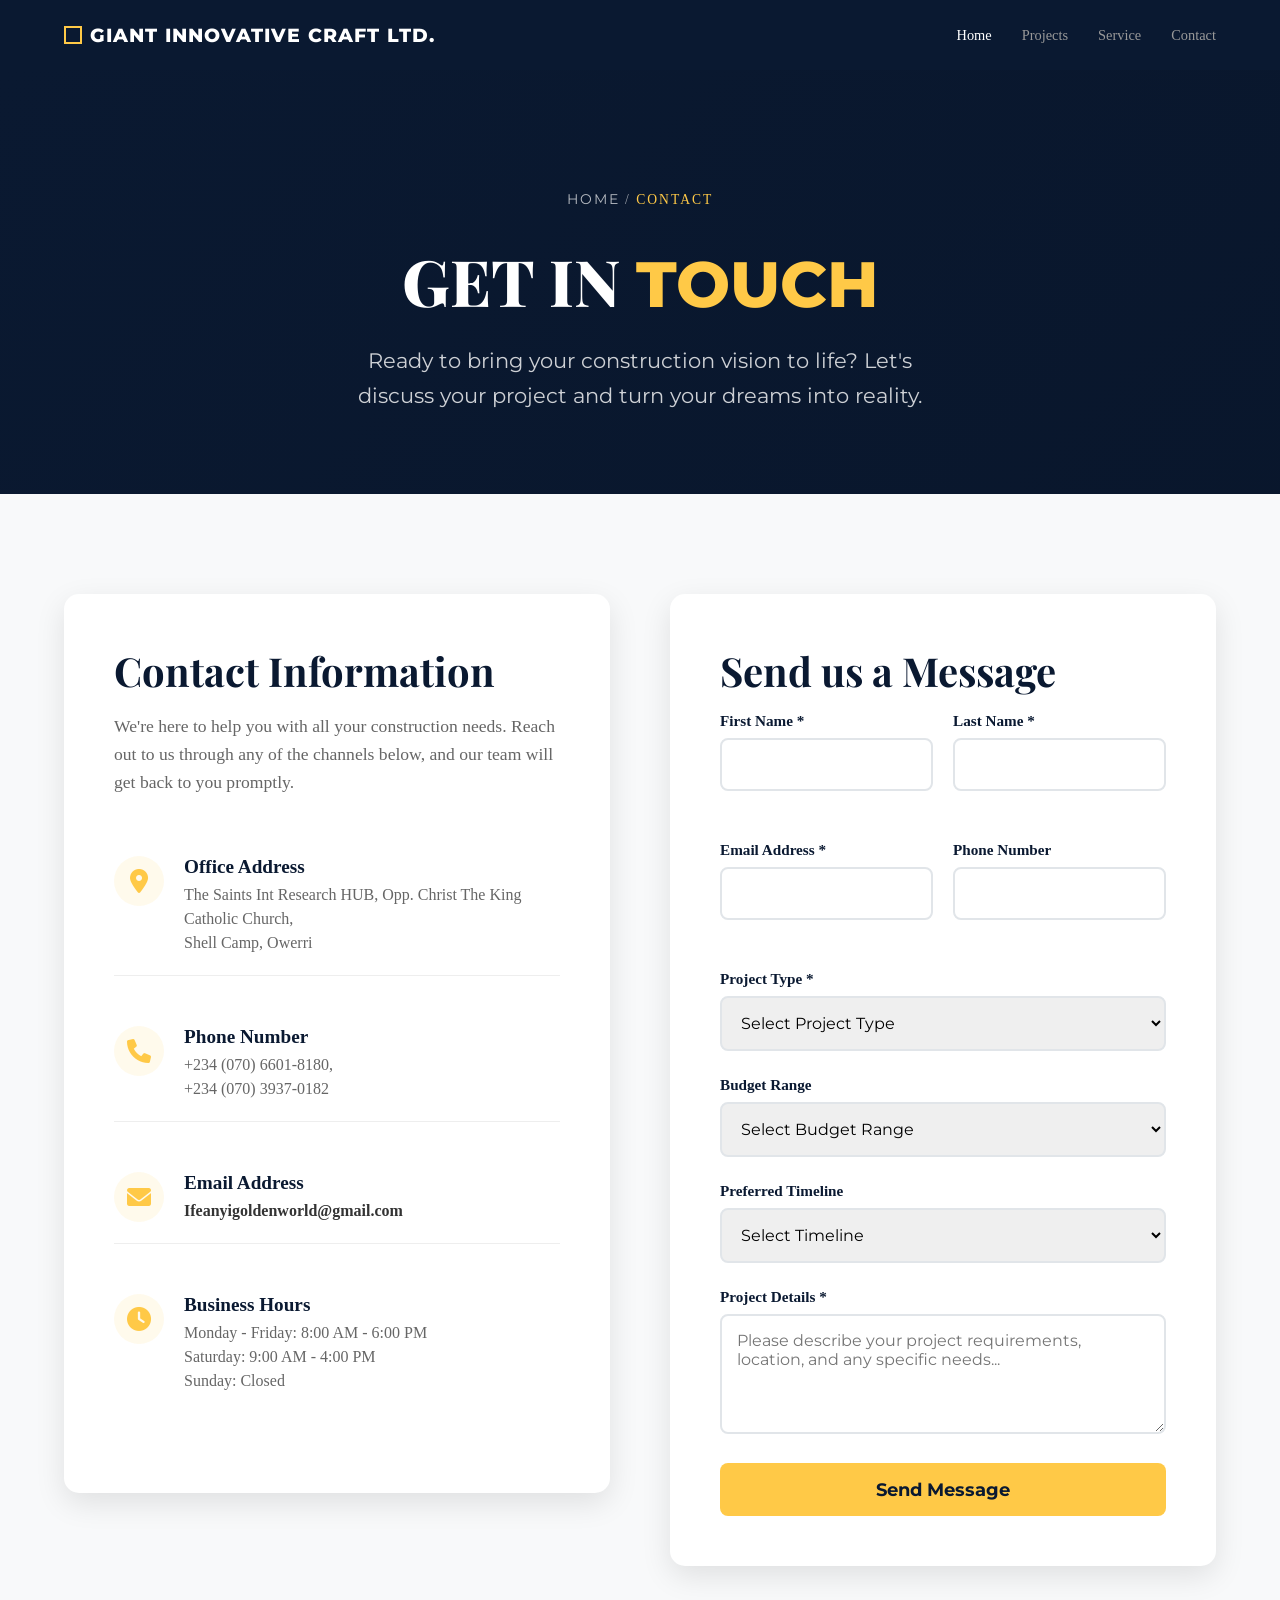
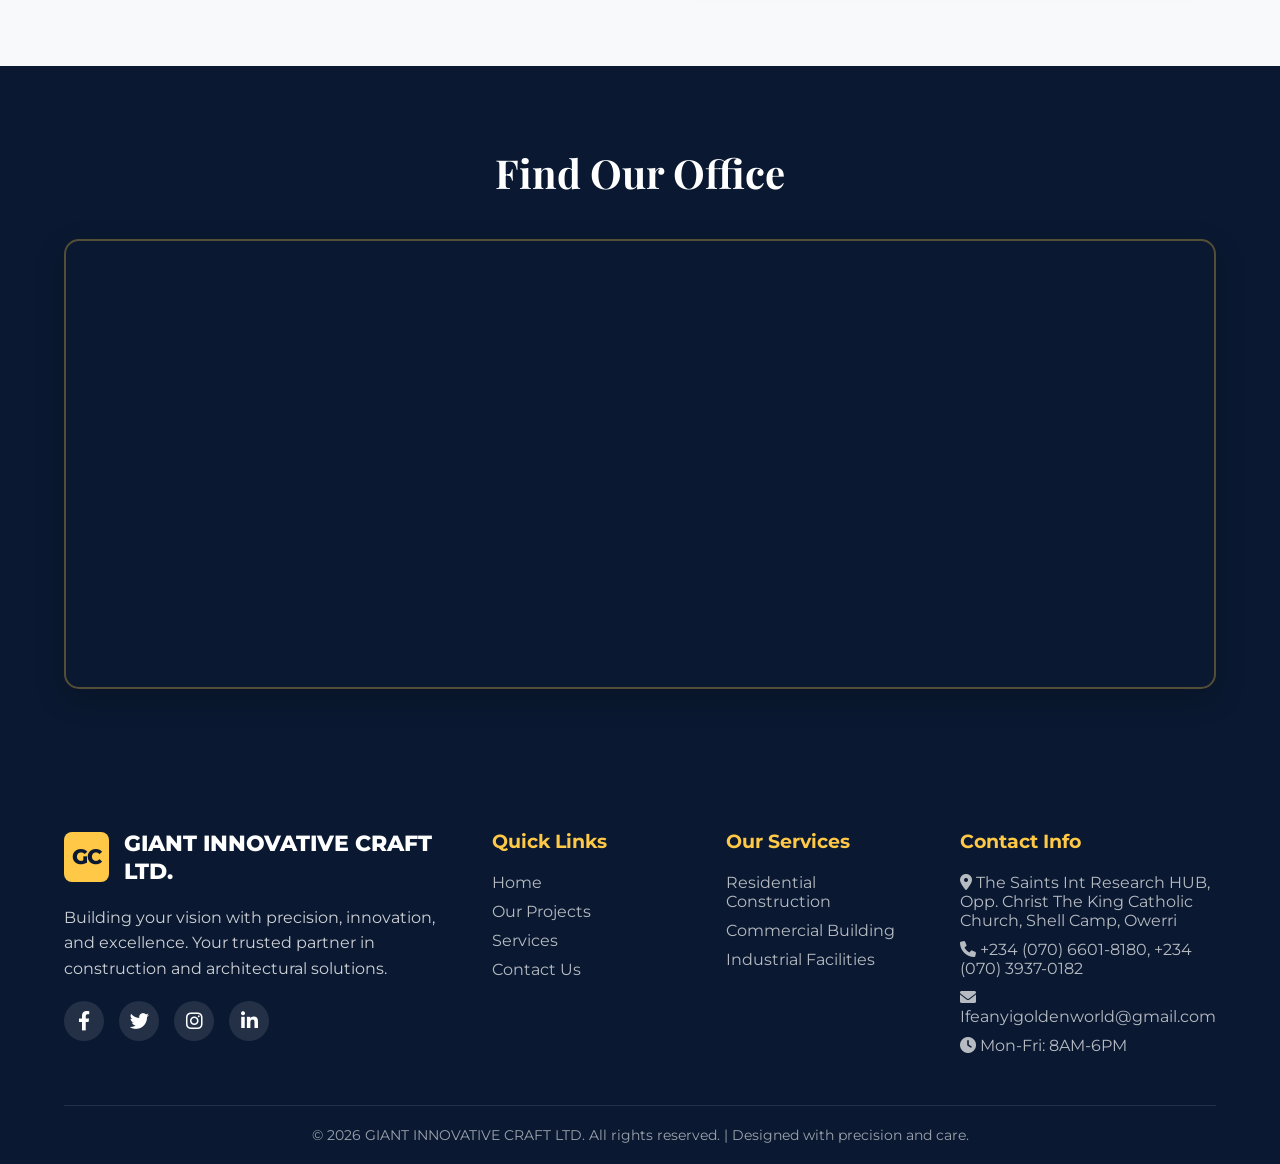
<file: pages/contact.html>
<!DOCTYPE html>
<html lang="en">
<head>
    <meta charset="UTF-8">
    <meta name="viewport" content="width=device-width, initial-scale=1.0">
    <title>Contact Us - GIANT INNOVATIVE CRAFT LTD.</title>
    <link rel="stylesheet" href="../style.css">
    <link href="https://fonts.googleapis.com/css2?family=Montserrat:wght@400;700;800&family=Playfair+Display:wght@700&display=swap" rel="stylesheet">
    <link rel="stylesheet" href="https://cdnjs.cloudflare.com/ajax/libs/font-awesome/6.0.0/css/all.min.css">
</head>
<body>
     <nav class="navbar">
  <div class="logo">
    <span class="logo-icon"></span>
    <span class="logo-text">GIANT INNOVATIVE CRAFT LTD.</span>
  </div>

  <button class="hamburger-btn" id="hamburgerBtn">
    <span></span>
    <span></span>
    <span></span>
  </button>

  <!-- DESKTOP MENU -->
  <ul class="nav-links">
    <li><a href="../index.html" class="active">Home</a></li>
    <li><a href="projects.html">Projects</a></li>
    <li><a href="services.html">Service</a></li>
    <li><a href="contact.html">Contact</a></li>
  </ul>
</nav>


    <!-- Contact Hero Section -->
    <section class="contact-hero">
        <div class="hero-container">
            <nav class="breadcrumb">
                <a href="index.html">Home</a> / <span class="current">Contact</span>
            </nav>

            <h1 class="page-title">Get In <span class="highlight">Touch</span></h1>
            <p class="page-subtitle">Ready to bring your construction vision to life? Let's discuss your project and turn your dreams into reality.</p>
        </div>
    </section>

    <!-- Contact Section -->
    <section class="contact-section">
        <div class="contact-container">
            <!-- Contact Information -->
            <div class="contact-info">
                <h2>Contact Information</h2>
                <p>We're here to help you with all your construction needs. Reach out to us through any of the channels below, and our team will get back to you promptly.</p>

                <div class="info-item">
                    <div class="icon"><i class="fas fa-map-marker-alt"></i></div>
                    <div>
                        <h3>Office Address</h3>
                        <p>The  Saints Int Research HUB, Opp. Christ The King Catholic Church,<br> Shell Camp, Owerri</p>
                    </div>
                </div>

                <div class="info-item">
                    <div class="icon"><i class="fas fa-phone"></i></div>
                    <div>
                        <h3>Phone Number</h3>
                        <p> +234 (070) 6601-8180, <br> +234 (070) 3937-0182</p>
                    </div>
                </div>

                <div class="info-item email-item">
                    <div class="icon"><i class="fas fa-envelope"></i></div>
                    <div>
                        <h3>Email Address</h3>
                        <p>Ifeanyigoldenworld@gmail.com</p>
                    </div>
                </div>

                <div class="info-item">
                    <div class="icon"><i class="fas fa-clock"></i></div>
                    <div>
                        <h3>Business Hours</h3>
                        <p>Monday - Friday: 8:00 AM - 6:00 PM<br>Saturday: 9:00 AM - 4:00 PM<br>Sunday: Closed</p>
                    </div>
                </div>
            </div>

            <!-- Contact Form -->
            <div class="contact-form">
                <h2>Send us a Message</h2>

                <form id="contactForm" action="#" method="post">
                    <div class="form-row">
                        <div class="form-group">
                            <label for="firstName">First Name *</label>
                            <input type="text" id="firstName" name="firstName" required>
                            <span class="error-message" id="firstNameError"></span>
                        </div>
                        <div class="form-group">
                            <label for="lastName">Last Name *</label>
                            <input type="text" id="lastName" name="lastName" required>
                            <span class="error-message" id="lastNameError"></span>
                        </div>
                    </div>

                    <div class="form-row">
                        <div class="form-group">
                            <label for="email">Email Address *</label>
                            <input type="email" id="email" name="email" required>
                            <span class="error-message" id="emailError"></span>
                        </div>
                        <div class="form-group">
                            <label for="phone">Phone Number</label>
                            <input type="tel" id="phone" name="phone">
                            <span class="error-message" id="phoneError"></span>
                        </div>
                    </div>

                    <div class="form-group">
                        <label for="projectType">Project Type *</label>
                        <select id="projectType" name="projectType" required>
                            <option value="">Select Project Type</option>
                            <option value="residential">Residential Construction</option>
                            <option value="commercial">Commercial Building</option>
                            <option value="industrial">Industrial Facility</option>
                            <option value="renovation">Renovation & Remodeling</option>
                            <option value="consultation">Consultation Services</option>
                        <span class="error-message" id="projectTypeError"></span>
                            <option value="other">Other</option>
                        </select>
                    </div>

                    <div class="form-group">
                        <label for="budget">Budget Range</label>
                        <select id="budget" name="budget">
                            <option value="">Select Budget Range</option>
                            <option value="under-50m">Under ₦50 Million</option>
                            <option value="50m-200m">₦50M - ₦200M</option>
                            <option value="200m-500m">₦200M - ₦500M</option>
                            <option value="500m-1b">₦500M - ₦1B</option>
                            <option value="over-1b">Over ₦1 Billion</option>
                        </select>
                    </div>

                    <div class="form-group">
                        <label for="timeline">Preferred Timeline</label>
                        <select id="timeline" name="timeline">
                            <option value="">Select Timeline</option>
                            <option value="asap">ASAP</option>
                            <option value="1-3-months">1-3 Months</option>
                            <option value="3-6-months">3-6 Months</option>
                            <option value="6-12-months">6-12 Months</option>
                            <option value="planning">Still Planning</option>
                        </select>
                    </div>

                    <div class="form-group">
                        <label for="message">Project Details *</label>
                        <span class="error-message" id="messageError"></span>
                        <textarea id="message" name="message" placeholder="Please describe your project requirements, location, and any specific needs..." required></textarea>
                    </div>

                    <button type="submit" class="submit-btn">Send Message</button>
                </form>
            </div>
        </div>
    </section>

    <!-- Map Section -->
    <section class="map-section">
        <div class="map-container">
            <h2>Find Our Office</h2>
            <div class="map-embed">
                <iframe
                    src="https://www.google.com/maps/embed?pb=!1m18!1m12!1m3!1d2721.3479606540063!2d6.995321782494202!3d5.512738973249898!2m3!1f0!2f0!3f0!3m2!1i1024!2i768!4f13.1!3m3!1m2!1s0x104251afa141a913%3A0x9aa9c945307358c7!2sMawiz%20Technologies%20Ltd!5e0!3m2!1sen!2sng!4v1774022195731!5m2!1sen!2sng"
                    width="600"
                    height="450"
                    style="border:0;"
                    allowfullscreen=""
                    loading="lazy"
                    referrerpolicy="no-referrer-when-downgrade">
                </iframe>
            </div>
        </div>
    </section>

    <!-- Footer -->
    <footer class="footer">
        <div class="footer-content">
            <div class="footer-section">
                <div class="footer-logo">
                    <div class="logo-placeholder">GC</div>
                    <span class="footer-brand">GIANT INNOVATIVE CRAFT LTD.</span>
                </div>
                <p>Building your vision with precision, innovation, and excellence. Your trusted partner in construction and architectural solutions.</p>
                <div class="social-links">
                    <a href="#" class="social-link"><i class="fab fa-facebook-f"></i></a>
                    <a href="#" class="social-link"><i class="fab fa-twitter"></i></a>
                    <a href="#" class="social-link"><i class="fab fa-instagram"></i></a>
                    <a href="#" class="social-link"><i class="fab fa-linkedin-in"></i></a>
                </div>
            </div>

            <div class="footer-section">
                <h4>Quick Links</h4>
                <ul>
                    <li><a href="index.html">Home</a></li>
                    <li><a href="projects.html">Our Projects</a></li>
                    <li><a href="services.html">Services</a></li>
                    <li><a href="contact.html">Contact Us</a></li>
                </ul>
            </div>

            <div class="footer-section">
                <h4>Our Services</h4>
                <ul>
                    <li><a href="#">Residential Construction</a></li>
                    <li><a href="#">Commercial Building</a></li>
                    <li><a href="#">Industrial Facilities</a></li>
                </ul>
            </div>

          <div class="footer-section">
                <h4>Contact Info</h4>
                <ul>
                    <li><a href="#"><i class="fas fa-map-marker-alt"></i> The  Saints Int Research HUB, Opp. Christ The King Catholic Church, Shell Camp, Owerri</a></li>
                    <li><a href="tel:+2347066018180"><i class="fas fa-phone"></i>  +234 (070) 6601-8180, +234 (070) 3937-0182</a></li>
                    <li><a href="mailto:Ifeanyigoldenworld@gmail.com"><i class="fas fa-envelope"></i>Ifeanyigoldenworld@gmail.com</a></li>
                    <li><a href="#"><i class="fas fa-clock"></i> Mon-Fri: 8AM-6PM</a></li>
                </ul>
            </div>
        </div>

        <div class="footer-bottom">
            <p>&copy; 2026 GIANT INNOVATIVE CRAFT LTD. All rights reserved. | Designed with precision and care.</p>
        </div>
    </footer>

    <script src="../scripts.js"></script>
</body>
</html>
</file>
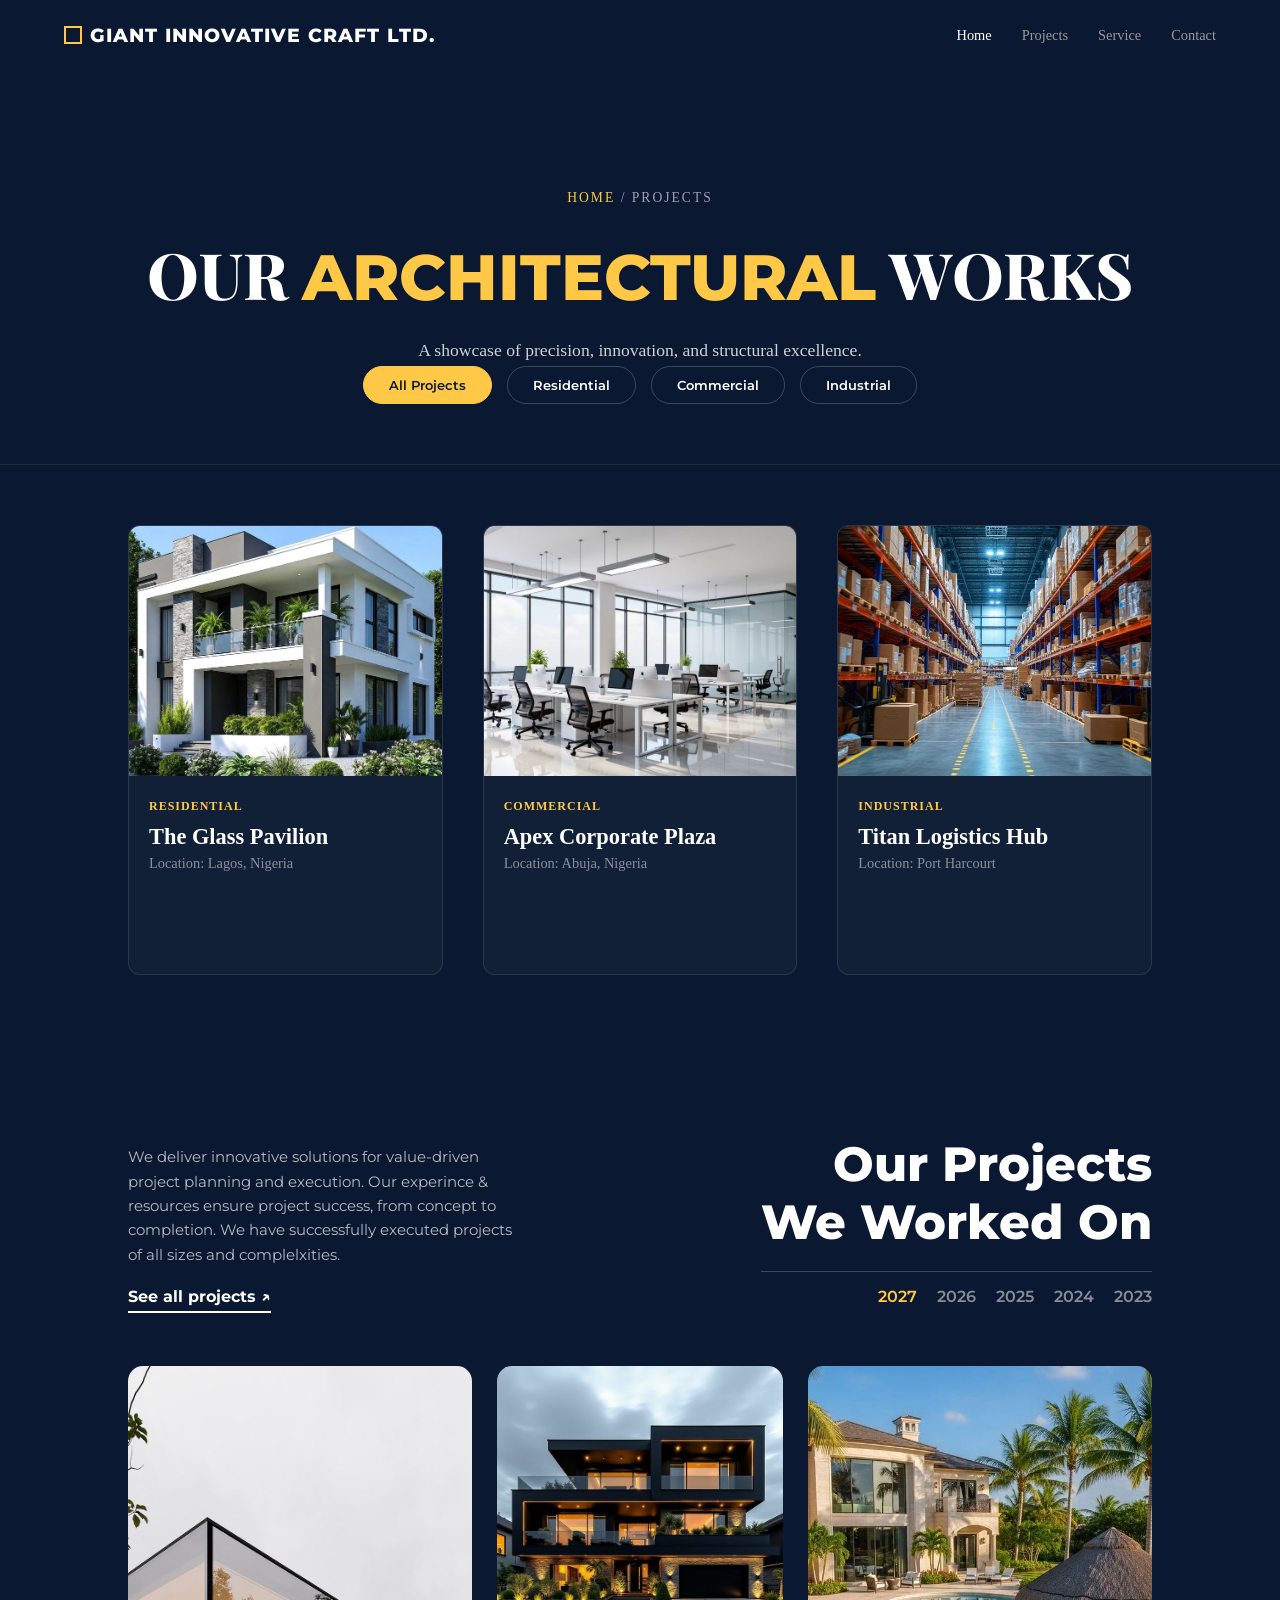
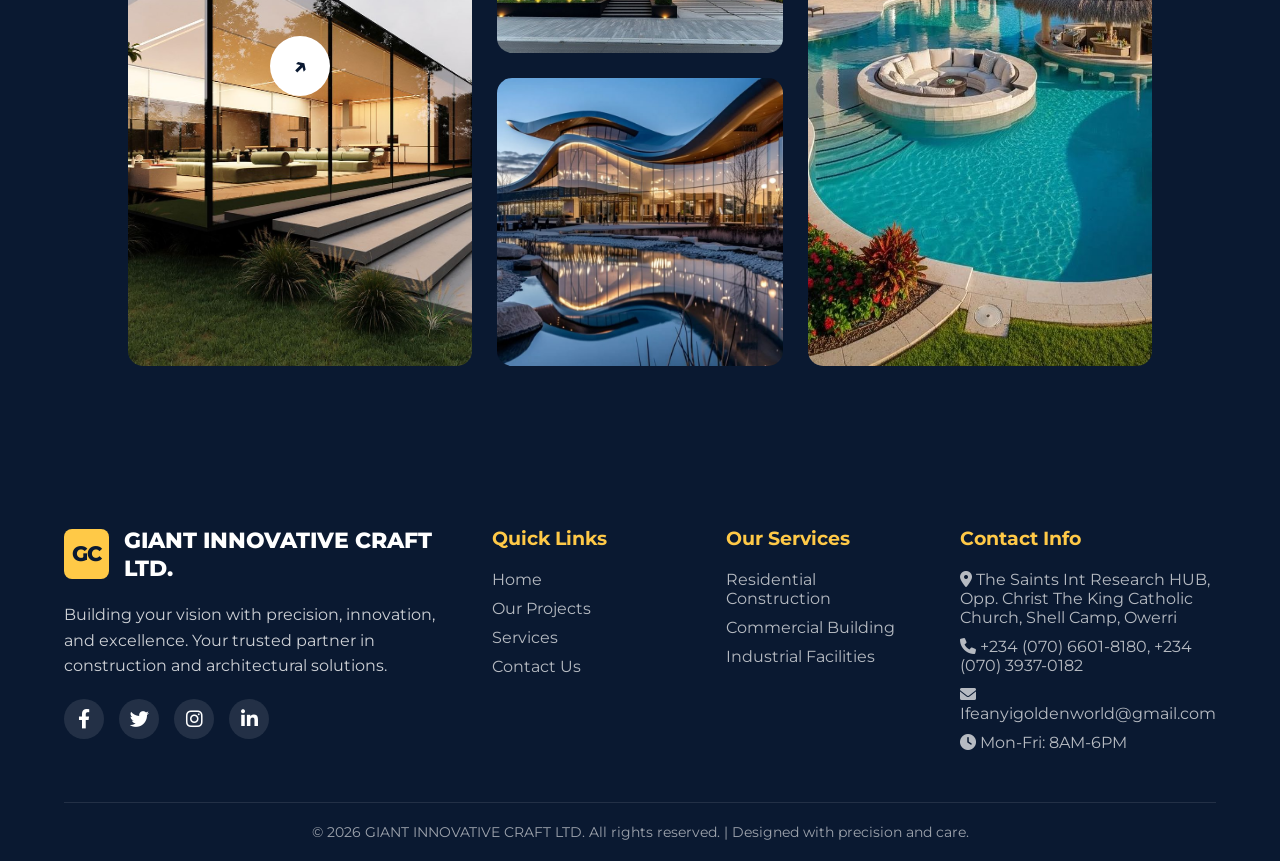
<file: pages/projects.html>
<!DOCTYPE html>
<html lang="en">
<head>
    <meta charset="UTF-8">
    <meta name="viewport" content="width=device-width, initial-scale=1.0">
    <title>Project Details</title>
    <link rel="stylesheet" href="../style.css">
    <link href="https://fonts.googleapis.com/css2?family=Montserrat:wght@400;700;800&family=Playfair+Display:wght@700&display=swap" rel="stylesheet">
    <link rel="stylesheet" href="https://cdnjs.cloudflare.com/ajax/libs/font-awesome/6.0.0/css/all.min.css">

</head>
<body
 class="projects-page">
      <nav class="navbar">
  <div class="logo">
    <span class="logo-icon"></span>
    <span class="logo-text">GIANT INNOVATIVE CRAFT LTD.</span>
  </div>

  <button class="hamburger-btn" id="hamburgerBtn">
    <span></span>
    <span></span>
    <span></span>
  </button>

  <!-- DESKTOP MENU -->
  <ul class="nav-links">
    <li><a href="../index.html" class="active">Home</a></li>
    <li><a href="projects.html">Projects</a></li>
    <li><a href="services.html">Service</a></li>
    <li><a href="contact.html">Contact</a></li>
  </ul>
</nav>





<!-- Project Hero Section -->
    <section class="project-hero">
    <div class="hero-container">
        <nav class="breadcrumb">
            <a href="../index.html">Home</a> / <span class="current">Projects</span>
        </nav>

        <h1 class="page-title">Our <span class="highlight">Architectural</span> Works</h1>
        <p class="page-subtitle">A showcase of precision, innovation, and structural excellence.</p>

        <div class="filter-wrapper">
            <button class="filter-btn active" data-filter="all">All Projects</button>
            <button class="filter-btn" data-filter="residential">Residential</button>
            <button class="filter-btn" data-filter="commercial">Commercial</button>
            <button class="filter-btn" data-filter="industrial">Industrial</button>
        </div>
</section>


<section class="project-display">
    <div class="grid-container">
        
        <div class="project-card" data-category="residential">
            <div class="image-box">
                <img src="../images/modern house.jpg" alt="Modern Villa">
                <div class="card-overlay">
                    <a href="project-1.html" class="view-btn">View Project</a>
                </div>
            </div>
            <div class="card-details">
                <span class="category-tag">Residential</span>
                <h3>The Glass Pavilion</h3>
                <p>Location: Lagos, Nigeria</p>
            </div>
        </div>

        <div class="project-card" data-category="commercial">
            <div class="image-box">
                <img src="../images/Office Complex.jpg" alt="Office Complex">
                <div class="card-overlay">
                    <a href="project-2.html" class="view-btn">View Project</a>
                </div>
            </div>
            <div class="card-details">
                <span class="category-tag">Commercial</span>
                <h3>Apex Corporate Plaza</h3>
                <p>Location: Abuja, Nigeria</p>
            </div>
        </div>

        <div class="project-card" data-category="industrial">
            <div class="image-box">
                <img src="../images/Warehouse.jpg" alt="Warehouse">
                <div class="card-overlay">
                    <a href="project-3.html" class="view-btn">View Project</a>
                </div>
            </div>
            <div class="card-details">
                <span class="category-tag">Industrial</span>
                <h3>Titan Logistics Hub</h3>
                <p>Location: Port Harcourt</p>
            </div>
        </div>

    </div>
</section>





<section class="portfolio-section">
  <div class="portfolio-header">
    <div class="header-left">
      <p class="section-mission">
        We deliver innovative solutions for value-driven project planning and execution.
        Our experince & resources ensure project success, from concept to completion.
        We have successfully executed projects of all sizes and complelxities.
      </p>
      <a href="#" class="see-all">See all projects <span class="arrow">↗</span></a>
    </div>
    
    <div class="header-right">
      <h2 class="portfolio-title">Our Projects <br>We Worked On</h2>
      <nav class="year-nav">
        <a href="#" class="active">2027</a>
        <a href="#">2026</a>
        <a href="#">2025</a>
        <a href="#">2024</a>
        <a href="#">2023</a>
      </nav>
    </div>
  </div>

  <div class="portfolio-grid">
    <div class="grid-item large">
      <img src="../images/Modern Glass Villa.jpg" alt="Modern Glass Villa">
      <div class="circular-btn"><span>↗</span></div>
    </div>

    <div class="grid-column-center">
        <div class="grid-item small">
            <img src="../images/Sleek Black Architecture.jpg" alt="Sleek Black Architecture">
        </div>
        <div class="grid-item small">
            <img src="../images/Abstract Concrete Waves.jpg" alt="Abstract Concrete Waves">
        </div>
    </div>

    <div class="grid-item large">
      <img src="../images/Luxury Pool House.jpg" alt="Luxury Pool House">
    </div>
  </div>
</section>




    <!-- Footer -->
    <footer class="footer">
        <div class="footer-content">
            <div class="footer-section">
                <div class="footer-logo">
                    <div class="logo-placeholder">GC</div>
                    <span class="footer-brand">GIANT INNOVATIVE CRAFT LTD.</span>
                </div>
                <p>Building your vision with precision, innovation, and excellence. Your trusted partner in construction and architectural solutions.</p>
                <div class="social-links">
                    <a href="#" class="social-link"><i class="fab fa-facebook-f"></i></a>
                    <a href="#" class="social-link"><i class="fab fa-twitter"></i></a>
                    <a href="#" class="social-link"><i class="fab fa-instagram"></i></a>
                    <a href="#" class="social-link"><i class="fab fa-linkedin-in"></i></a>
                </div>
            </div>

            <div class="footer-section">
                <h4>Quick Links</h4>
                <ul>
                    <li><a href="index.html">Home</a></li>
                    <li><a href="projects.html">Our Projects</a></li>
                    <li><a href="services.html">Services</a></li>
                    <li><a href="contact.html">Contact Us</a></li>
                </ul>
            </div>

            <div class="footer-section">
                <h4>Our Services</h4>
                <ul>
                    <li><a href="#">Residential Construction</a></li>
                    <li><a href="#">Commercial Building</a></li>
                    <li><a href="#">Industrial Facilities</a></li>
                </ul>
            </div>

              <div class="footer-section">
                <h4>Contact Info</h4>
                <ul>
                    <li><a href="#"><i class="fas fa-map-marker-alt"></i> The  Saints Int Research HUB, Opp. Christ The King Catholic Church, Shell Camp, Owerri</a></li>
                    <li><a href="tel:+2347066018180"><i class="fas fa-phone"></i>  +234 (070) 6601-8180, +234 (070) 3937-0182</a></li>
                    <li><a href="mailto:Ifeanyigoldenworld@gmail.com"><i class="fas fa-envelope"></i>Ifeanyigoldenworld@gmail.com</a></li>
                    <li><a href="#"><i class="fas fa-clock"></i> Mon-Fri: 8AM-6PM</a></li>
                </ul>
            </div>
        </div>

        <div class="footer-bottom">
            <p>&copy; 2026 GIANT INNOVATIVE CRAFT LTD. All rights reserved. | Designed with precision and care.</p>
        </div>
    </footer>

    <script src="../scripts.js"></script>
</body>
</html>
</file>
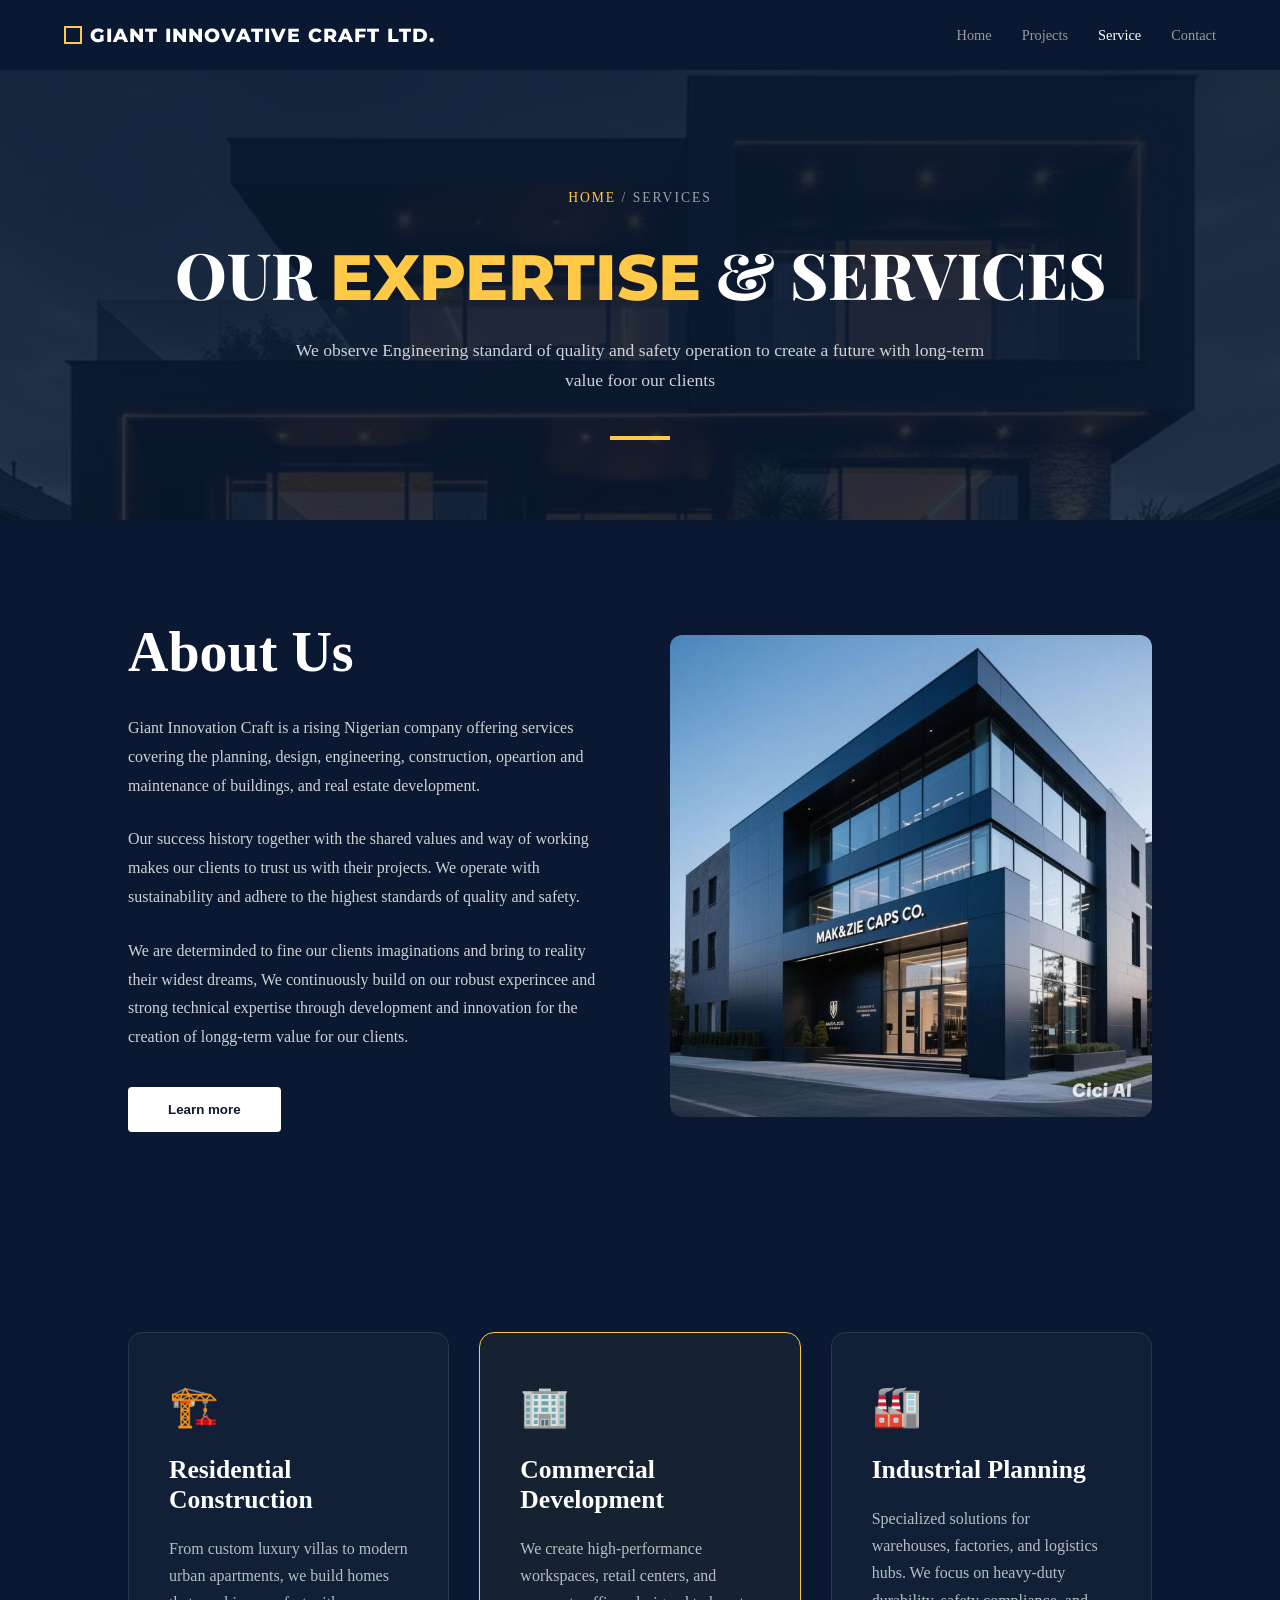
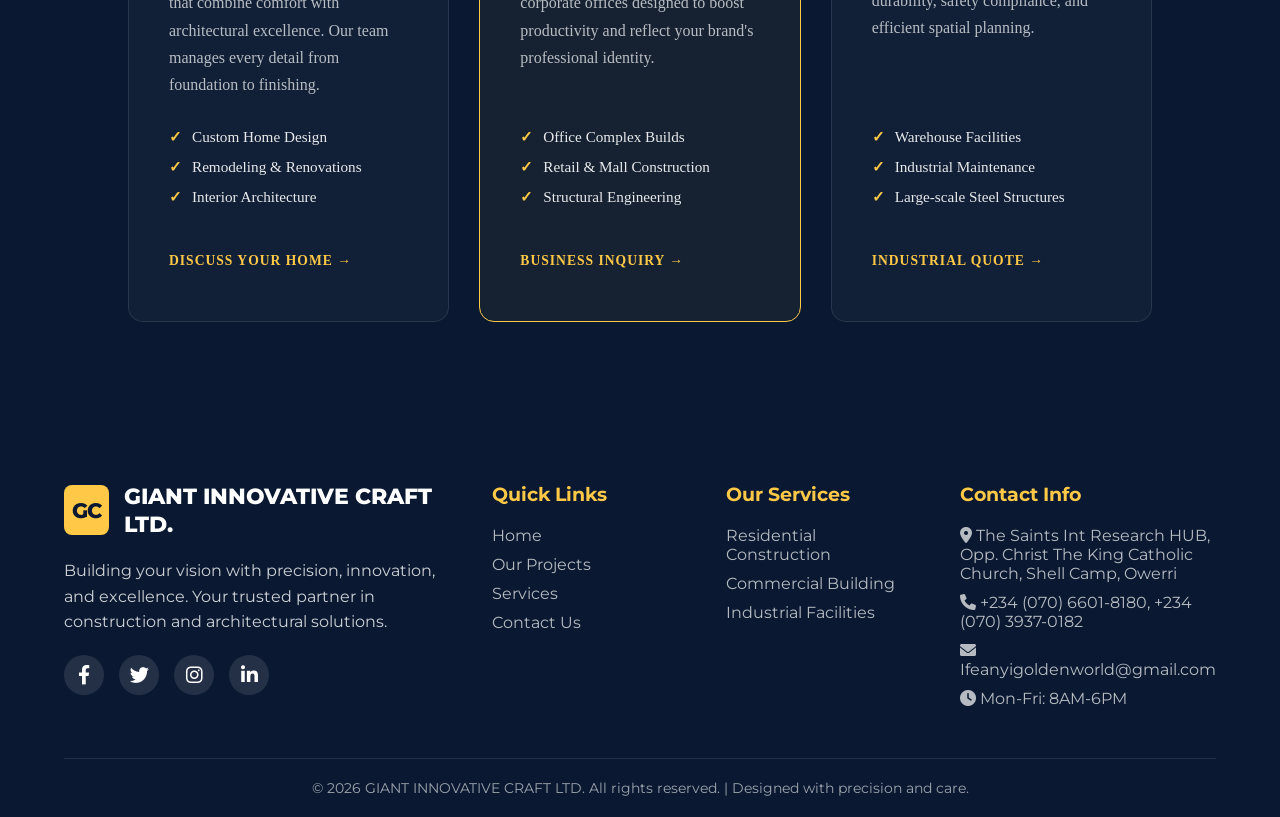
<file: pages/services.html>
<!DOCTYPE html>
<html lang="en">
<head>
    <meta charset="UTF-8">
    <meta name="viewport" content="width=device-width, initial-scale=1.0">
    <title>Contact Us - GIANT INNOVATIVE CRAFT LTD.</title>
    <link rel="stylesheet" href="../style.css">
    <link href="https://fonts.googleapis.com/css2?family=Montserrat:wght@400;700;800&family=Playfair+Display:wght@700&display=swap" rel="stylesheet">
    <link rel="stylesheet" href="https://cdnjs.cloudflare.com/ajax/libs/font-awesome/6.0.0/css/all.min.css">
</head>
<body>
    <nav class="navbar">
        <div class="logo">
            <span class="logo-icon"></span>
            <span class="logo-text">GIANT INNOVATIVE CRAFT LTD.</span>
        </div>

        <button class="hamburger-btn" id="hamburgerBtn">
            <span></span>
            <span></span>
            <span></span>
        </button>

        <ul class="nav-links" id="navLinks">
            <li><a href="../index.html">Home</a></li>
            <li><a href="projects.html">Projects</a></li>
            <li><a href="services.html" class="active">Service</a></li>
            <li><a href="contact.html">Contact</a></li>
        </ul>
    </nav>



  <section class="page-intro-header-bg">
    <div class="overlay-filter">
        <div class="intro-container">
            <nav class="breadcrumb">
                <a href="index.html">Home</a> / <span class="current">Services</span>
            </nav>

            <h1 class="page-title">Our <span class="highlight">Expertise</span> & Services</h1>
            <p class="page-subtitle">
               We observe Engineering standard of quality and safety operation to create a future with long-term value foor our clients</p>
            
            <div class="header-accent-line"></div>
        </div>
    </div>
</section>



<section class="about-section">
    <div class="about-container">
        <div class="about-content">
            <h2 class="about-title">About Us</h2>
          <p>Giant Innovation Craft is a rising Nigerian company offering services covering the planning, design, engineering, construction, opeartion and maintenance of buildings, and real estate development. <p>
            Our success history together with the shared values and way of working makes our clients to trust us with their projects. We operate with sustainability and adhere to the highest standards of quality and safety. <p>
                We are determinded to fine our clients imaginations and bring to reality their widest dreams, We continuously build on our robust experincee and strong technical expertise through development and innovation for the creation of longg-term value for our clients.        </p>
          </p></p>
            <button class="btn-learn">Learn more</button>
        </div>
        <div class="about-image">
            <img src="../images/Modern Office Building.jpg" alt="Modern Office Building" class="rounded-img">
        </div>
    </div>
</section>




<section class="services-detail-grid">
    <div class="container">
        <div class="service-card">
            <div class="service-icon">🏗️</div>
            <h3>Residential Construction</h3>
            <p>From custom luxury villas to modern urban apartments, we build homes that combine comfort with architectural excellence. Our team manages every detail from foundation to finishing.</p>
            <ul class="service-features">
                <li><span>✓</span> Custom Home Design</li>
                <li><span>✓</span> Remodeling & Renovations</li>
                <li><span>✓</span> Interior Architecture</li>
            </ul>
            <a href="contact.html" class="service-link">Discuss Your Home →</a>
        </div>

        <div class="service-card featured">
            <div class="service-icon">🏢</div>
            <h3>Commercial Development</h3>
            <p>We create high-performance workspaces, retail centers, and corporate offices designed to boost productivity and reflect your brand's professional identity.</p>
            <ul class="service-features">
                <li><span>✓</span> Office Complex Builds</li>
                <li><span>✓</span> Retail & Mall Construction</li>
                <li><span>✓</span> Structural Engineering</li>
            </ul>
            <a href="contact.html" class="service-link">Business Inquiry →</a>
        </div>

        <div class="service-card">
            <div class="service-icon">🏭</div>
            <h3>Industrial Planning</h3>
            <p>Specialized solutions for warehouses, factories, and logistics hubs. We focus on heavy-duty durability, safety compliance, and efficient spatial planning.</p>
            <ul class="service-features">
                <li><span>✓</span> Warehouse Facilities</li>
                <li><span>✓</span> Industrial Maintenance</li>
                <li><span>✓</span> Large-scale Steel Structures</li>
            </ul>
            <a href="contact.html" class="service-link">Industrial Quote →</a>
        </div>
    </div>
</section>



 <!-- Footer -->
    <footer class="footer">
        <div class="footer-content">
            <div class="footer-section">
                <div class="footer-logo">
                    <div class="logo-placeholder">GC</div>
                    <span class="footer-brand">GIANT INNOVATIVE CRAFT LTD.</span>
                </div>
                <p>Building your vision with precision, innovation, and excellence. Your trusted partner in construction and architectural solutions.</p>
                <div class="social-links">
                    <a href="#" class="social-link"><i class="fab fa-facebook-f"></i></a>
                    <a href="#" class="social-link"><i class="fab fa-twitter"></i></a>
                    <a href="#" class="social-link"><i class="fab fa-instagram"></i></a>
                    <a href="#" class="social-link"><i class="fab fa-linkedin-in"></i></a>
                </div>
            </div>

            <div class="footer-section">
                <h4>Quick Links</h4>
                <ul>
                    <li><a href="index.html">Home</a></li>
                    <li><a href="projects.html">Our Projects</a></li>
                    <li><a href="services.html">Services</a></li>
                    <li><a href="contact.html">Contact Us</a></li>
                </ul>
            </div>

            <div class="footer-section">
                <h4>Our Services</h4>
                <ul>
                    <li><a href="#">Residential Construction</a></li>
                    <li><a href="#">Commercial Building</a></li>
                    <li><a href="#">Industrial Facilities</a></li>
                </ul>
            </div>

          <div class="footer-section">
                <h4>Contact Info</h4>
                <ul>
                    <li><a href="#"><i class="fas fa-map-marker-alt"></i> The  Saints Int Research HUB, Opp. Christ The King Catholic Church, Shell Camp, Owerri</a></li>
                    <li><a href="tel:+2347066018180"><i class="fas fa-phone"></i>  +234 (070) 6601-8180, +234 (070) 3937-0182</a></li>
                    <li><a href="mailto:Ifeanyigoldenworld@gmail.com"><i class="fas fa-envelope"></i>Ifeanyigoldenworld@gmail.com</a></li>
                    <li><a href="#"><i class="fas fa-clock"></i> Mon-Fri: 8AM-6PM</a></li>
                </ul>
            </div>
        </div>

        <div class="footer-bottom">
            <p>&copy; 2026 GIANT INNOVATIVE CRAFT LTD. All rights reserved. | Designed with precision and care.</p>
        </div>
    </footer>



    <script src="../scripts.js"></script>
</body>
</html>
</file>
<file: style.css>
body {
  background-color: #000;
}

.navbar {
  display: flex;
  justify-content: space-between;
  align-items: center;
  padding: 1rem 5%;
  background-color: var(--main-blue);
  color: #ffffff;
  height: 70px;
}

/* Logo Styling */
.logo {
  display: flex;
  align-items: center;
  gap: 8px;
  font-weight: 800;
  letter-spacing: 1px;
  font-size: 1.2rem;
  font-family: var(--sans-font);
}

.logo-icon {
  width: 18px;
  height: 18px;
  border: 2px solid var(--main-yellow);
  display: inline-block;
}

/* Nav Links Styling */
.nav-links {
  display: flex;
  list-style: none;
  z-index: 999;
  gap: 30px;
}

.nav-links a {
  text-decoration: none;
  color: #999; /* Muted color for inactive links */
  font-size: 0.9rem;
  font-weight: 500;
  transition: color 0.3s ease;
}

.nav-links a:hover, 
.nav-links a.active {
  color: #fff; /* Bright white for active/hover */
}


/* Hamburger Menu Button */
.hamburger-btn {
  display: none;
  flex-direction: column;
  background: none;
  border: none;
  cursor: pointer;
  padding: 0;
  gap: 6px;
}

.hamburger-btn span {
  width: 25px;
  height: 3px;
  background-color: #fff;
  border-radius: 2px;
  transition: all 0.3s ease;
}

.hamburger-btn.active span:nth-child(1) {
  transform: rotate(45deg) translate(10px, 10px);
}

.hamburger-btn.active span:nth-child(2) {
  opacity: 0;
}

.hamburger-btn.active span:nth-child(3) {
  transform: rotate(-45deg) translate(7px, -7px);
}

@media (max-width: 768px) {
  .navbar {
    height: auto;
    padding: 1rem 5%;
    flex-wrap: nowrap;
    gap: 15px;
    justify-content: space-between;
  }

  .hamburger-btn {
    display: flex;
    flex-shrink: 0;
  }

  .logo {
    flex: 1;
    min-width: 0;
  }

  .logo-text {
    font-size: 0.9rem;
    white-space: nowrap;
    overflow: hidden;
    text-overflow: ellipsis;
  }

  .nav-links {
    position: absolute;
    top: 70px;
    left: 0;
    width: 100%;
    flex-direction: column;
    background-color: var(--main-blue);
    padding: 1rem 5%;
    gap: 0;
    max-height: 0;
    overflow: hidden;
    transition: max-height 0.3s ease;
  }

  .nav-links.active {
    max-height: 300px;
  }

  .nav-links li {
    padding: 0.75rem 0;
    border-bottom: 1px solid rgba(255, 255, 255, 0.1);
  }

  .nav-links li:last-child {
    border-bottom: none;
  }

  .nav-links a {
    font-size: 1rem;
  }
}

@media (max-width: 576px) {
  .logo-text {
    font-size: 0.9rem;
    letter-spacing: 0;
  }

  .navbar {
    padding: 0.8rem 4%;
  }
}





/* Hero Section */
/* --- 1. General Setup & Reset --- */
:root {
    /* Define the new Blue & Yellow Palette */
    --main-blue: #0A1931;   /* A deep, professional navy blue */
    --main-yellow: #FFC947; /* A bright, solid golden yellow */
    --pure-white: #FFFFFF;
    
    /* Font definitions for convenience */
    --sans-font: 'Montserrat', sans-serif;
    --serif-font: 'Playfair Display', serif;
}

* {
    margin: 0;
    padding: 0;
    box-sizing: border-box;
}

body, html {
    height: 100%;
    /* Set a dark base for the whole page */
    background-color: #000;
}

/* --- 2. The Hero Container (Layout) --- */
.titan-hero {
    display: flex;
    width: 100%;
    min-height: 100vh; /* Takes full viewport height */
    overflow: hidden; 
}

.hero-text-container {
    flex: 1; 
    background-color: var(--main-blue); 
    display: flex;
    justify-content: center;
    align-items: center;
    padding: 60px 8%; 
    z-index: 10; 
}

.hero-text-content {
    max-width: 650px; 
}

.brand {
    display: flex;
    align-items: center;
    gap: 15px;
    margin-bottom: 50px;
}

.logo-placeholder {
    width: 60px;
    height: 60px;
    background-color: var(--main-yellow);
    color: var(--main-blue);
    font-family: var(--sans-font);
    font-weight: 800;
    font-size: 1.6rem;
    border-radius: 8px; 
    display: flex;
    justify-content: center;
    align-items: center;
    letter-spacing: -1px;
}

.brand-name {
    color: var(--pure-white);
    font-family: var(--sans-font);
    font-weight: 700;
    font-size: 1.7rem;
    letter-spacing: 2px;
}

.hero-heading {
    color: var(--pure-white);
    font-family: var(--serif-font); 
    font-size: 5rem;
    line-height: 1.1;
    font-weight: 700;
    margin-bottom: 25px;
}

.highlight {
    color: var(--main-yellow);
    font-family: var(--sans-font);
    font-weight: 800;
}

.hero-tagline {
    color: rgba(255, 255, 255, 0.85); 
    font-family: var(--sans-font);
    font-size: 1.3rem;
    font-weight: 400;
    letter-spacing: 0.5px;
}

.hero-image-container {
    flex: 1; 
    position: relative; 
    background-image: url('https://images.unsplash.com/photo-1600585154340-be6161a56a0c?auto=format&fit=crop&w=1200&q=80');
    background-size: cover;
    background-position: center;
    background-repeat: no-repeat;
}

.hero-image {
    width: 100%;
    height: 100%;
    object-fit: cover; 
    object-position: center; 
}

/* This is the gradient overlay that connects the image and text sides */
.image-gradient-overlay {
    position: absolute;
    top: 0;
    left: 0;
    width: 100%;
    height: 100%;
    /* Gradient flows from solid blue to transparent blue/overlay */
    background: linear-gradient(to right, var(--main-blue) 0%, rgba(10, 25, 49, 0.2) 100%);
}

/* --- 7. Responsive Design (Mobile First) --- */
@media (max-width: 992px) {
    .titan-hero {
        flex-direction: column; /* Stacks the text on top of the image */
    }
    
    .hero-heading {
        font-size: 3.5rem;
    }
    
    .hero-text-container {
        padding: 50px 10%;
        text-align: center;
        justify-content: center;
    }
    
    .brand {
        justify-content: center;
    }
    
    .hero-image-container {
        height: 50vh; /* Set a specific height for the image on mobile */
    }
    
    /* Change gradient on mobile to flow bottom-to-top */
    .image-gradient-overlay {
        background: linear-gradient(to top, rgba(10, 25, 49, 0.8) 0%, rgba(10, 25, 49, 0) 100%);
    }
}

@media (max-width: 768px) {
    .titan-hero {
        min-height: auto;
    }

    .hero-text-container {
        padding: 40px 6%;
        min-height: auto;
    }

    .hero-text-content {
        max-width: 100%;
    }

    .hero-heading {
        font-size: 2.5rem;
        margin-bottom: 15px;
    }

    .brand-name {
        font-size: 1.2rem;
    }

    .logo-placeholder {
        width: 50px;
        height: 50px;
        font-size: 1.2rem;
    }

    .hero-tagline {
        font-size: 1rem;
    }

    .hero-image-container {
        height: 40vh;
    }
}

@media (max-width: 576px) {
    .hero-heading {
        font-size: 1.8rem;
        line-height: 1.2;
    }

    .brand-name {
        font-size: 1rem;
        letter-spacing: 1px;
    }

    .brand {
        gap: 10px;
        margin-bottom: 30px;
    }

    .logo-placeholder {
        width: 45px;
        height: 45px;
        font-size: 1rem;
    }

    .hero-image-container {
        height: 30vh;
    }

    .hero-tagline {
        font-size: 0.95rem;
    }
}


/* Container & Background */
.legacy-section {
  background-color: #0A1931; /* Your Deep Blue */
  color: #FFFFFF;
  padding: 80px 10%;
  font-family: 'Montserrat', sans-serif;
}

/* Header Layout */
.legacy-header {
  display: flex;
  justify-content: space-between;
  align-items: flex-end; /* Aligns description to bottom of the title */
  margin-bottom: 50px;
  gap: 40px;
}

.legacy-title {
  font-size: 3rem;
  font-weight: 800;
  line-height: 1.1;
  flex: 2; /* Takes more space */
}

.highlight {
  color: #FFC947; /* Your Golden Yellow */
}

.legacy-desc {
  font-size: 1rem;
  color: rgba(255, 255, 255, 0.7);
  line-height: 1.6;
  flex: 1; /* Takes less space */
  max-width: 400px;
}

/* Gallery Grid System */
.legacy-grid {
  display: grid;
  grid-template-columns: repeat(3, 1fr); /* 3 equal columns */
  gap: 20px;
}

.gallery-item {
  aspect-ratio: 4 / 5; /* Matches the tall rectangular shape in image */
  overflow: hidden;
  border-radius: 12px;
  border: 1px solid rgba(255, 201, 71, 0.2); /* Subtle yellow border */
}

.gallery-item img {
  width: 100%;
  height: 100%;
  object-fit: cover; /* Keeps images from stretching */
  transition: transform 0.5s ease;
}

.gallery-item:hover img {
  transform: scale(1.05); /* Smooth zoom effect on hover */
}

/* Decorative Footer Line */
.bottom-accent {
  margin-top: 60px;
  height: 2px;
  width: 100%;
  background: linear-gradient(to right, #FFC947 30%, rgba(255, 255, 255, 0.1) 30%);
}

/* Responsive for Tablets and Mobile */
@media (max-width: 992px) {
  .legacy-section {
    padding: 60px 5%;
  }
  
  .legacy-header {
    flex-direction: column;
    align-items: flex-start;
    gap: 30px;
    margin-bottom: 40px;
  }
  
  .legacy-grid {
    grid-template-columns: repeat(2, 1fr);
    gap: 15px;
  }
  
  .legacy-title {
    font-size: 2.2rem;
  }
  
  .legacy-desc {
    max-width: none;
    font-size: 0.95rem;
  }
}

@media (max-width: 768px) {
  .legacy-section {
    padding: 50px 4%;
  }
  
  .legacy-header {
    gap: 25px;
    margin-bottom: 35px;
  }
  
  .legacy-grid {
    grid-template-columns: 1fr;
    gap: 15px;
  }
  
  .legacy-title {
    font-size: 1.8rem;
    line-height: 1.2;
  }
  
  .legacy-desc {
    font-size: 0.9rem;
    line-height: 1.5;
  }
  
  .gallery-item {
    aspect-ratio: 3 / 4;
  }
  
  .bottom-accent {
    margin-top: 40px;
  }
}

@media (max-width: 576px) {
  .legacy-section {
    padding: 40px 3%;
  }
  
  .legacy-header {
    gap: 20px;
    margin-bottom: 30px;
  }
  
  .legacy-title {
    font-size: 1.6rem;
  }
  
  .legacy-desc {
    font-size: 0.85rem;
  }
  
  .gallery-item {
    aspect-ratio: 4 / 5;
    border-radius: 8px;
  }
  
  .bottom-accent {
    margin-top: 35px;
    height: 1.5px;
  }
}

@media (max-width: 480px) {
  .legacy-section {
    padding: 35px 3%;
  }
  
  .legacy-header {
    gap: 18px;
    margin-bottom: 25px;
  }
  
  .legacy-title {
    font-size: 1.5rem;
  }
  
  .legacy-desc {
    font-size: 0.8rem;
  }
  
  .gallery-item {
    aspect-ratio: 1 / 1;
    border-radius: 6px;
  }
  
  .bottom-accent {
    margin-top: 30px;
  }
}

@media (max-width: 360px) {
  .legacy-section {
    padding: 30px 2%;
  }
  
  .legacy-header {
    gap: 15px;
    margin-bottom: 20px;
  }
  
  .legacy-title {
    font-size: 1.4rem;
  }
  
  .legacy-desc {
    font-size: 0.75rem;
  }
  
  .gallery-item {
    border-radius: 4px;
  }
  
  .bottom-accent {
    margin-top: 25px;
    height: 1px;
  }
}





/* testimonial section */
/* Container Layout */
.testimonial-section {
  display: flex;
  background-color: #1a3a5a; /* Lighter Blue */
  color: #FFFFFF;
  padding: 80px 10%;
  align-items: center;
  gap: 60px;
  font-family: 'Montserrat', sans-serif;
}

/* Left Column Styling */
.testimonial-content {
  flex: 1;
}

.stat-number {
  font-size: 5rem;
  font-weight: 800;
  color: #FFC947; /* Your Golden Yellow */
  margin-bottom: 0;
}

.stat-label {
  font-size: 1.5rem;
  color: rgba(255, 255, 255, 0.6);
  letter-spacing: 2px;
  margin-bottom: 40px;
}

.testimonial-text {
  font-size: 1.1rem;
  line-height: 1.8;
  color: rgba(255, 255, 255, 0.9);
  margin-bottom: 40px;
  max-width: 500px;
}

.author-info {
  border-left: 2px solid #FFC947; /* Yellow accent line */
  padding-left: 20px;
}

.author-name {
  font-size: 1.2rem;
  font-weight: 700;
}

.author-title {
  font-size: 0.9rem;
  color: rgba(255, 255, 255, 0.5);
}

/* Right Column: Image & Video Overlay */
.testimonial-image-wrapper {
  flex: 1;
  position: relative;
  border-radius: 15px;
  overflow: hidden;
}

.main-img {
  width: 100%;
  display: block;
  object-fit: cover;
}

.video-overlay {
  position: absolute;
  bottom: 30px;
  left: 30px;
  display: flex;
  align-items: center;
  gap: 15px;
}

.play-btn {
  width: 60px;
  height: 60px;
  background-color: #FFFFFF;
  border-radius: 50%;
  border: none;
  cursor: pointer;
  display: flex;
  justify-content: center;
  align-items: center;
  font-size: 1.2rem;
  transition: transform 0.3s ease;
}

.play-btn:hover {
  transform: scale(1.1);
  background-color: #FFC947; /* Yellow on hover */
}

.video-text {
  font-size: 0.95rem;
  font-weight: 600;
  line-height: 1.4;
  text-shadow: 2px 2px 4px rgba(0, 0, 0, 0.5);
}

/* Responsive Scaling */
@media (max-width: 992px) {
  .testimonial-section {
    flex-direction: column;
    text-align: center;
    padding: 60px 5%;
  }
  
  .author-info {
    border-left: none;
    border-top: 2px solid #FFC947;
    padding-left: 0;
    padding-top: 15px;
    display: inline-block;
  }

  .stat-number {
    font-size: 4rem;
  }
}


/* why choose us */
/* Container Layout */
.why-choose-section {
  display: flex;
  background-color: #0A1931; /* Your Deep Blue */
  color: #FFFFFF;
  padding: 80px 10%;
  align-items: center;
  gap: 50px;
  font-family: 'Montserrat', sans-serif;
}

/* Left Column Styling */
.why-choose-content {
  flex: 1.2; /* Slightly wider than the image side */
}

.section-title {
  font-size: 2.5rem;
  font-weight: 700;
  margin-bottom: 40px;
}

.highlight {
  color: #FFC947; /* Your Golden Yellow */
}

/* Feature Item Styling */
.feature-item {
  display: flex;
  align-items: flex-start;
  gap: 20px;
  margin-bottom: 30px;
}

.icon-circle {
  width: 50px;
  height: 50px;
  border: 2px solid #FFC947; /* Yellow border circle */
  border-radius: 50%;
  display: flex;
  justify-content: center;
  align-items: center;
  flex-shrink: 0; /* Prevents the circle from squishing */
  font-size: 1.2rem;
}

.feature-text h3 {
  font-size: 1.25rem;
  font-weight: 700;
  margin-bottom: 5px;
}

.feature-text p {
  color: rgba(255, 255, 255, 0.7);
  font-size: 1rem;
  line-height: 1.5;
}

/* Right Column: Image Styling */
.why-choose-image {
  flex: 1;
}

.rounded-img {
  width: 100%;
  border-radius: 15px; /* Matches the rounded corners in your image */
  display: block;
  object-fit: cover;
}

/* Responsive Scaling for Mobile */
@media (max-width: 992px) {
  .why-choose-section {
    flex-direction: column;
    padding: 60px 5%;
    text-align: center;
  }

  .feature-item {
    flex-direction: column;
    align-items: center;
    text-align: center;
  }

  .section-title {
    font-size: 2rem;
  }
}


/* Projects Section */
/* Section Base */
.projects-section {
  background-color: #0A1931; /* Deep Blue */
  color: #FFFFFF;
  padding: 100px 10%;
  font-family: 'Montserrat', sans-serif;
}

.projects-header {
  text-align: center;
  margin-bottom: 60px;
}

.section-subtitle {
  color: #FFC947; /* Golden Yellow */
  text-transform: uppercase;
  letter-spacing: 3px;
  font-size: 0.9rem;
  margin-bottom: 10px;
}

.section-title {
  font-size: 2.8rem;
  font-weight: 800;
}

/* Grid Layout */
.projects-grid {
  display: grid;
  grid-template-columns: repeat(auto-fit, minmax(350px, 1fr));
  gap: 30px;
}

/* Project Card & Hover Effects */
.project-card {
  position: relative;
  height: 450px;
  border-radius: 12px;
  overflow: hidden;
  cursor: pointer;
}

.project-card img {
  width: 100%;
  height: 100%;
  object-fit: cover;
  transition: transform 0.6s ease;
}

.project-overlay {
  position: absolute;
  top: 0;
  left: 0;
  width: 100%;
  height: 100%;
  background: linear-gradient(to top, rgba(10, 25, 49, 0.9) 10%, rgba(10, 25, 49, 0) 100%);
  display: flex;
  align-items: flex-end;
  padding: 40px;
  opacity: 0;
  transition: opacity 0.4s ease;
}

.project-info {
  transform: translateY(20px);
  transition: transform 0.4s ease;
}

.project-info .category {
  color: #FFC947;
  font-weight: 700;
  font-size: 0.8rem;
  text-transform: uppercase;
  margin-bottom: 5px;
}

.project-info h3 {
  font-size: 1.6rem;
  margin-bottom: 15px;
}

.view-project {
  color: #FFFFFF;
  text-decoration: none;
  font-weight: 600;
  font-size: 0.9rem;
  border-bottom: 2px solid #FFC947;
  padding-bottom: 2px;
}

/* Hover States */
.project-card:hover img {
  transform: scale(1.1);
}

.project-card:hover .project-overlay {
  opacity: 1;
}

.project-card:hover .project-info {
  transform: translateY(0);
}

/* "View All" Button */
.projects-footer {
  text-align: center;
  margin-top: 60px;
}

.btn-all-projects {
  background-color: transparent;
  color: #FFC947;
  border: 2px solid #FFC947;
  padding: 15px 40px;
  font-size: 1rem;
  font-weight: 700;
  text-transform: uppercase;
  cursor: pointer;
  transition: all 0.3s ease;
  border-radius: 4px;
}

.btn-all-projects:hover {
  background-color: #FFC947;
  color: #0A1931;
}

/* Projects Section Responsive Styles */
@media (max-width: 992px) {
  .projects-section {
    padding: 80px 5%;
  }
  
  .projects-grid {
    grid-template-columns: repeat(auto-fit, minmax(300px, 1fr));
    gap: 25px;
  }
  
  .section-title {
    font-size: 2.4rem;
  }
}

@media (max-width: 768px) {
  .projects-section {
    padding: 60px 4%;
  }
  
  .projects-header {
    margin-bottom: 40px;
  }
  
  .projects-grid {
    grid-template-columns: repeat(auto-fit, minmax(280px, 1fr));
    gap: 20px;
  }
  
  .project-card {
    height: 380px;
  }
  
  .project-overlay {
    padding: 30px;
  }
  
  .project-info h3 {
    font-size: 1.4rem;
  }
  
  .section-title {
    font-size: 2rem;
  }
  
  .projects-footer {
    margin-top: 40px;
  }
}

@media (max-width: 576px) {
  .projects-section {
    padding: 50px 3%;
  }
  
  .projects-grid {
    grid-template-columns: 1fr;
    gap: 20px;
  }
  
  .project-card {
    height: 320px;
  }
  
  .project-overlay {
    padding: 25px;
  }
  
  .project-info h3 {
    font-size: 1.3rem;
    margin-bottom: 12px;
  }
  
  .view-project {
    font-size: 0.85rem;
  }
  
  .section-title {
    font-size: 1.8rem;
  }
  
  .section-subtitle {
    font-size: 0.8rem;
    letter-spacing: 2px;
  }
  
  .btn-all-projects {
    padding: 12px 30px;
    font-size: 0.9rem;
  }
}

@media (max-width: 480px) {
  .projects-section {
    padding: 40px 3%;
  }
  
  .projects-grid {
    gap: 15px;
  }
  
  .project-card {
    height: 280px;
  }
  
  .project-overlay {
    padding: 20px;
  }
  
  .project-info h3 {
    font-size: 1.2rem;
    margin-bottom: 10px;
  }
  
  .project-info .category {
    font-size: 0.75rem;
  }
  
  .view-project {
    font-size: 0.8rem;
  }
  
  .section-title {
    font-size: 1.6rem;
  }
  
  .projects-header {
    margin-bottom: 30px;
  }
  
  .projects-footer {
    margin-top: 30px;
  }
  
  .btn-all-projects {
    padding: 10px 25px;
    font-size: 0.85rem;
  }
}

@media (max-width: 360px) {
  .projects-section {
    padding: 30px 2%;
  }
  
  .project-card {
    height: 250px;
  }
  
  .project-overlay {
    padding: 15px;
  }
  
  .project-info h3 {
    font-size: 1.1rem;
    margin-bottom: 8px;
  }
  
  .project-info .category {
    font-size: 0.7rem;
    margin-bottom: 3px;
  }
  
  .view-project {
    font-size: 0.75rem;
  }
  
  .section-title {
    font-size: 1.4rem;
  }
  
  .section-subtitle {
    font-size: 0.75rem;
    letter-spacing: 1px;
  }
  
  .btn-all-projects {
    padding: 8px 20px;
    font-size: 0.8rem;
  }
}
.main-footer {
  background-color: #050E1D; /* Slightly darker blue than the sections */
  color: #FFFFFF;
  padding: 80px 10% 20px 10%;
  font-family: 'Montserrat', sans-serif;
}

.footer-container {
  display: grid;
  grid-template-columns: 2fr 1fr 1fr 1.5fr; /* Custom widths for columns */
  gap: 40px;
  margin-bottom: 60px;
}

/* Logo & About */
.footer-logo {
  display: flex;
  align-items: center;
  gap: 12px;
  margin-bottom: 20px;
}

.footer-about {
  color: rgba(255, 255, 255, 0.6);
  line-height: 1.6;
  font-size: 0.95rem;
}

/* Headings */
.footer-heading {
  font-size: 1.2rem;
  font-weight: 700;
  margin-bottom: 25px;
  color: #FFC947; /* Your Golden Yellow */
  position: relative;
}

.footer-heading::after {
  content: '';
  position: absolute;
  left: 0;
  bottom: -8px;
  width: 30px;
  height: 2px;
  background-color: #FFC947;
}

/* Links & Lists */
.footer-links, .contact-list {
  list-style: none;
}

.footer-links li {
  margin-bottom: 12px;
}

.footer-links a {
  text-decoration: none;
  color: rgba(255, 255, 255, 0.7);
  transition: color 0.3s ease, padding-left 0.3s ease;
}

.footer-links a:hover {
  color: #FFC947;
  padding-left: 5px;
}

.contact-list li {
  margin-bottom: 15px;
  color: rgba(255, 255, 255, 0.7);
  display: flex;
  gap: 10px;
}

/* Bottom Bar */
.footer-bottom {
  border-top: 1px solid rgba(255, 255, 255, 0.1);
  padding-top: 30px;
  display: flex;
  justify-content: space-between;
  align-items: center;
  font-size: 0.85rem;
  color: rgba(255, 255, 255, 0.5);
}

.social-links {
  display: flex;
  gap: 20px;
}

.social-links a {
  color: #FFFFFF;
  text-decoration: none;
  font-weight: 700;
  transition: color 0.3s ease;
}

.social-links a:hover {
  color: #FFC947;
}

/* Responsive Footer */
@media (max-width: 992px) {
  .footer-container {
    grid-template-columns: 1fr 1fr;
  }
}

@media (max-width: 600px) {
  .footer-container {
    grid-template-columns: 1fr;
    text-align: center;
  }
  
  .footer-logo, .footer-heading::after {
    justify-content: center;
    left: 50%;
    transform: translateX(-50%);
  }
  
  .footer-bottom {
    flex-direction: column;
    gap: 20px;
  }
}




.project-hero {
    background-color: #0A1931; /* Your Deep Blue */
    padding: 120px 10% 60px 10%;
    text-align: center;
    border-bottom: 1px solid rgba(255, 201, 71, 0.1);
}

.breadcrumb {
    color: rgba(255, 255, 255, 0.5);
    font-size: 0.85rem;
    text-transform: uppercase;
    letter-spacing: 2px;
    margin-bottom: 20px;
}

.breadcrumb a {
    color: inherit;
    text-decoration: none;
    transition: color 0.3s;
}

.breadcrumb a:hover {
    color: #FFC947; /* Yellow */
}

.page-title {
    font-size: 3.5rem;
    color: #fff;
    font-family: 'Playfair Display', serif;
    margin-bottom: 15px;
}

.highlight {
    color: #FFC947;
}

.page-subtitle {
    color: rgba(255, 255, 255, 0.7);
    max-width: 600px;
    margin: 0 auto 50px auto;
    font-size: 1rem;
}
 
/* Filter Buttons */
.filter-wrapper {
    display: flex;
    justify-content: center;
    gap: 15px;
    flex-wrap: wrap;
}

.filter-btn {
    background: transparent;
    border: 1px solid rgba(255, 255, 255, 0.2);
    color: #fff;
    padding: 10px 25px;
    border-radius: 30px;
    cursor: pointer;
    font-family: 'Montserrat', sans-serif;
    font-weight: 600;
    transition: all 0.3s ease;
}

.filter-btn:hover, .filter-btn.active {
    background-color: #FFC947;
    border-color: #FFC947;
    color: #0A1931;
}





.project-display {
    background-color: #0A1931; /* Deep Blue */
    padding: 60px 10%;
}

.grid-container {
    display: grid;
    grid-template-columns: repeat(auto-fit, minmax(300px, 1fr));
    gap: 40px;
}

.project-card {
    background: rgba(255, 255, 255, 0.03);
    border: 1px solid rgba(255, 255, 255, 0.1);
    border-radius: 12px;
    overflow: hidden;
    transition: transform 0.3s ease;
}

.project-card:hover {
    transform: translateY(-10px);
    border-color: #FFC947; /* Yellow border on hover */
}

/* Image Hover Effect */
.image-box {
    position: relative;
    height: 250px;
    overflow: hidden;
}

.image-box img {
    width: 100%;
    height: 100%;
    object-fit: cover;
}

.card-overlay {
    position: absolute;
    top: 0;
    left: 0;
    width: 100%;
    height: 100%;
    background: rgba(10, 25, 49, 0.8);
    display: flex;
    justify-content: center;
    align-items: center;
    opacity: 0;
    transition: opacity 0.3s ease;
}

.image-box:hover .card-overlay {
    opacity: 1;
}

.view-btn {
    padding: 10px 20px;
    background: #FFC947;
    color: #0A1931;
    text-decoration: none;
    font-weight: 700;
    border-radius: 4px;
}

/* Content Styling */
.card-details {
    padding: 20px;
}

.category-tag {
    color: #FFC947;
    font-size: 0.75rem;
    text-transform: uppercase;
    font-weight: 800;
    letter-spacing: 1px;
}

.card-details h3 {
    color: #fff;
    margin: 10px 0 5px 0;
    font-size: 1.4rem;
}

.card-details p {
    color: rgba(255, 255, 255, 0.5);
    font-size: 0.9rem;
}



/* Project Detail Hero */
/* Hero Section */
.project-detail-hero {
    height: 70vh;
    background-size: cover;
    background-position: center;
    display: flex;
    align-items: center;
    justify-content: center;
    text-align: center;
    color: white;
}

/* Back button fixed top-left for project details */
.btn-exit {
    position: fixed;
    top: 16px;
    left: 16px;
    z-index: 999;
    background: rgba(10, 25, 49, 0.95);
    color: #FFC947;
    border: 1px solid #FFC947;
    padding: 10px 12px;
    border-radius: 6px;
    text-decoration: none;
    font-weight: 700;
    box-shadow: 0 4px 15px rgba(0,0,0,0.35);
}

.btn-exit:hover {
    background: #0A1931;
    color: #fff;
}

.detail-category {
    color: #FFC947; /* Yellow */
    text-transform: uppercase;
    letter-spacing: 2px;
    font-weight: 700;
}

.project-detail-hero h1 {
    font-size: 4rem;
    margin: 15px 0 30px 0;
}

.detail-stats {
    display: flex;
    justify-content: center;
    gap: 50px;
    border-top: 1px solid rgba(255, 255, 255, 0.2);
    padding-top: 30px;
}

.stat-item .label {
    display: block;
    font-size: 0.8rem;
    color: #FFC947;
    margin-bottom: 5px;
}

.stat-item .value {
    font-size: 1.1rem;
    font-weight: 600;
}

/* Content Grid */
.project-info-section {
    background-color: #0A1931;
    padding: 100px 10%;
    color: white;
}

.info-grid {
    display: grid;
    grid-template-columns: 2fr 1fr;
    gap: 60px;
}

.description-text h2 {
    color: #FFC947;
    margin-bottom: 20px;
}

.description-text p {
    line-height: 1.8;
    color: rgba(255, 255, 255, 0.8);
    margin-bottom: 40px;
}

/* Sidebar Box */
.sidebar-box {
    background: rgba(255, 255, 255, 0.05);
    padding: 30px;
    border-radius: 12px;
    border-left: 4px solid #FFC947;
}

.sidebar-box h3 {
    margin-bottom: 20px;
}

.sidebar-box ul {
    list-style: none;
    margin-bottom: 30px;
}

.sidebar-box li {
    margin-bottom: 15px;
    border-bottom: 1px solid rgba(255, 255, 255, 0.1);
    padding-bottom: 10px;
}

.sidebar-box li strong {
    color: #FFC947;
}

.cta-yellow {
    width: 100%;
    background-color: #FFC947;
    color: #0A1931;
    border: none;
    padding: 15px;
    font-weight: 700;
    cursor: pointer;
    border-radius: 4px;
}



/* Container & Background */
.portfolio-section {
  background-color: #0A1931; /* Your Deep Blue */
  color: #FFFFFF;
  padding: 100px 10%;
  font-family: 'Montserrat', sans-serif;
}

/* Header Alignment */
.portfolio-header {
  display: flex;
  justify-content: space-between;
  align-items: flex-end;
  margin-bottom: 60px;
}

.header-left {
  flex: 1;
  max-width: 400px;
}

.section-mission {
  font-size: 0.95rem;
  color: rgba(255, 255, 255, 0.7);
  line-height: 1.6;
  margin-bottom: 20px;
}

.see-all {
  color: #FFFFFF;
  text-decoration: none;
  font-weight: 700;
  border-bottom: 2px solid #FFFFFF;
  padding-bottom: 5px;
}

.header-right {
  text-align: right;
}

.portfolio-title {
  font-size: 3rem;
  font-weight: 800;
  margin-bottom: 20px;
}

/* Year Navigation */
.year-nav {
  display: flex;
  justify-content: flex-end;
  gap: 20px;
  border-top: 1px solid rgba(255, 255, 255, 0.2);
  padding-top: 15px;
}

.year-nav a {
  text-decoration: none;
  color: rgba(255, 255, 255, 0.5);
  font-weight: 600;
  transition: color 0.3s ease;
}

.year-nav a.active, .year-nav a:hover {
  color: #FFC947; /* Your Golden Yellow */
}

/* Mosaic Grid Logic */
.portfolio-grid {
  display: grid;
  grid-template-columns: 1.2fr 1fr 1.2fr; /* Outer columns are slightly wider */
  gap: 25px;
}

.grid-item {
  position: relative;
  border-radius: 15px;
  overflow: hidden;
}

.grid-item img {
  width: 100%;
  height: 100%;
  object-fit: cover;
  display: block;
}

/* The Middle Column Split */
.grid-column-center {
    display: flex;
    flex-direction: column;
    gap: 25px;
}

.grid-item.large {
    height: 600px;
}

.grid-column-center .small {
    height: calc(300px - 12.5px); /* Half of large height minus half the gap */
}

/* The White Circular Button Overlay */
.circular-btn {
    position: absolute;
    top: 50%;
    left: 50%;
    transform: translate(-50%, -50%);
    background: #FFFFFF;
    color: #0A1931;
    width: 60px;
    height: 60px;
    border-radius: 50%;
    display: flex;
    justify-content: center;
    align-items: center;
    font-size: 1.5rem;
    font-weight: bold;
    cursor: pointer;
}

/* Mobile Responsiveness */
@media (max-width: 992px) {
  .portfolio-header {
    flex-direction: column-reverse;
    text-align: left;
    align-items: flex-start;
  }
  .header-right { text-align: left; margin-bottom: 30px;}
  .year-nav { justify-content: flex-start; }
  
  .portfolio-grid {
    grid-template-columns: 1fr; /* Stack everything on mobile */
  }
}

/* Additional Projects Page Responsive Styles */
@media (max-width: 992px) {
  .project-hero {
    padding: 100px 5% 50px;
  }
  
  .page-title {
    font-size: 2.8rem;
  }
  
  .page-subtitle {
    font-size: 0.95rem;
  }
  
  .filter-wrapper {
    gap: 12px;
  }
  
  .filter-btn {
    padding: 8px 20px;
    font-size: 0.9rem;
  }
  
  .project-display {
    padding: 50px 5%;
  }
  
  .grid-container {
    grid-template-columns: repeat(auto-fit, minmax(280px, 1fr));
    gap: 30px;
  }
  
  .portfolio-section {
    padding: 80px 5%;
  }
  
  .portfolio-header {
    margin-bottom: 40px;
  }
  
  .portfolio-title {
    font-size: 2.4rem;
  }
  
  .year-nav {
    gap: 15px;
  }
  
  .portfolio-grid {
    gap: 20px;
  }
  
  .grid-item.large {
    height: 500px;
  }
  
  .grid-column-center .small {
    height: calc(250px - 10px);
  }
  
  .circular-btn {
    width: 50px;
    height: 50px;
    font-size: 1.3rem;
  }
}

@media (max-width: 768px) {
  .project-hero {
    padding: 80px 4% 40px;
  }
  
  .breadcrumb {
    font-size: 0.8rem;
    margin-bottom: 15px;
  }
  
  .page-title {
    font-size: 2.2rem;
    margin-bottom: 12px;
  }
  
  .page-subtitle {
    font-size: 0.95rem;
    margin-bottom: 40px;
  }
  
  .filter-wrapper {
    gap: 10px;
    justify-content: center;
  }
  
  .filter-btn {
    padding: 8px 16px;
    font-size: 0.85rem;
  }
  
  .project-display {
    padding: 40px 4%;
  }
  
  .grid-container {
    grid-template-columns: repeat(auto-fit, minmax(260px, 1fr));
    gap: 25px;
  }
  
  .image-box {
    height: 220px;
  }
  
  .card-details {
    padding: 18px;
  }
  
  .card-details h3 {
    font-size: 1.3rem;
  }
  
  .portfolio-section {
    padding: 60px 4%;
  }
  
  .portfolio-header {
    margin-bottom: 35px;
  }
  
  .header-left {
    max-width: none;
  }
  
  .section-mission {
    font-size: 0.9rem;
    margin-bottom: 18px;
  }
  
  .portfolio-title {
    font-size: 2rem;
  }
  
  .year-nav {
    gap: 12px;
    padding-top: 12px;
  }
  
  .portfolio-grid {
    gap: 18px;
  }
  
  .grid-item.large {
    height: 400px;
  }
  
  .grid-column-center .small {
    height: calc(200px - 9px);
  }
  
  .circular-btn {
    width: 45px;
    height: 45px;
    font-size: 1.2rem;
  }
}

@media (max-width: 576px) {
  .project-hero {
    padding: 60px 3% 30px;
  }
  
  .page-title {
    font-size: 1.8rem;
  }
  
  .page-subtitle {
    font-size: 0.9rem;
    margin-bottom: 30px;
  }
  
  .filter-wrapper {
    gap: 8px;
  }
  
  .filter-btn {
    padding: 6px 14px;
    font-size: 0.8rem;
  }
  
  .project-display {
    padding: 30px 3%;
  }
  
  .grid-container {
    grid-template-columns: 1fr;
    gap: 20px;
  }
  
  .image-box {
    height: 200px;
  }
  
  .card-details {
    padding: 16px;
  }
  
  .card-details h3 {
    font-size: 1.2rem;
  }
  
  .portfolio-section {
    padding: 50px 3%;
  }
  
  .portfolio-header {
    margin-bottom: 30px;
  }
  
  .section-mission {
    font-size: 0.85rem;
    margin-bottom: 16px;
  }
  
  .portfolio-title {
    font-size: 1.8rem;
  }
  
  .year-nav {
    gap: 10px;
    padding-top: 10px;
  }
  
  .portfolio-grid {
    gap: 15px;
  }
  
  .grid-item.large {
    height: 350px;
  }
  
  .grid-column-center .small {
    height: calc(175px - 7.5px);
  }
  
  .circular-btn {
    width: 40px;
    height: 40px;
    font-size: 1.1rem;
  }
}

@media (max-width: 480px) {
  .project-hero {
    padding: 50px 3% 25px;
  }
  
  .breadcrumb {
    font-size: 0.75rem;
    margin-bottom: 12px;
  }
  
  .page-title {
    font-size: 1.6rem;
  }
  
  .page-subtitle {
    font-size: 0.85rem;
    margin-bottom: 25px;
  }
  
  .filter-wrapper {
    gap: 6px;
  }
  
  .filter-btn {
    padding: 5px 12px;
    font-size: 0.75rem;
  }
  
  .project-display {
    padding: 25px 3%;
  }
  
  .grid-container {
    gap: 18px;
  }
  
  .image-box {
    height: 180px;
  }
  
  .card-details {
    padding: 14px;
  }
  
  .card-details h3 {
    font-size: 1.1rem;
  }
  
  .portfolio-section {
    padding: 40px 3%;
  }
  
  .portfolio-header {
    margin-bottom: 25px;
  }
  
  .section-mission {
    font-size: 0.8rem;
    margin-bottom: 14px;
  }
  
  .portfolio-title {
    font-size: 1.6rem;
  }
  
  .year-nav {
    gap: 8px;
    padding-top: 8px;
  }
  
  .portfolio-grid {
    gap: 12px;
  }
  
  .grid-item.large {
    height: 300px;
  }
  
  .grid-column-center .small {
    height: calc(150px - 6px);
  }
  
  .circular-btn {
    width: 35px;
    height: 35px;
    font-size: 1rem;
  }
}

@media (max-width: 360px) {
  .project-hero {
    padding: 40px 2% 20px;
  }
  
  .breadcrumb {
    font-size: 0.7rem;
    margin-bottom: 10px;
  }
  
  .page-title {
    font-size: 1.1rem;
  }
  
  .page-subtitle {
    font-size: 0.8rem;
    margin-bottom: 20px;
  }
  
  .filter-wrapper {
    gap: 5px;
  }
  
  .filter-btn {
    padding: 4px 10px;
    font-size: 0.7rem;
  }
  
  .project-display {
    padding: 20px 2%;
  }
  
  .grid-container {
    gap: 15px;
  }
  
  .image-box {
    height: 160px;
  }
  
  .card-details {
    padding: 12px;
  }
  
  .card-details h3 {
    font-size: 1rem;
  }
  
  .portfolio-section {
    padding: 30px 2%;
  }
  
  .portfolio-header {
    margin-bottom: 20px;
  }
  
  .section-mission {
    font-size: 0.75rem;
    margin-bottom: 12px;
  }
  
  .portfolio-title {
    font-size: 1.4rem;
  }
  
  .year-nav {
    gap: 6px;
    padding-top: 6px;
  }
  
  .portfolio-grid {
    gap: 10px;
  }
  
  .grid-item.large {
    height: 250px;
  }
  
  .grid-column-center .small {
    height: calc(125px - 5px);
  }
  
  .circular-btn {
    width: 30px;
    height: 30px;
    font-size: 0.9rem;
  }
}

/* Contact Page Styles */
/* Contact Hero Section */
.contact-hero {
    background: linear-gradient(135deg, var(--main-blue) 0%, rgba(10, 25, 49, 0.9) 100%);
    color: var(--pure-white);
    padding: 120px 5% 80px;
    text-align: center;
    position: relative;
    overflow: hidden;
}

.contact-hero::before {
    content: '';
    position: absolute;
    top: 0;
    left: 0;
    right: 0;
    bottom: 0;
    background: url('https://images.unsplash.com/photo-1486406146926-c627a92ad1ab?auto=format&fit=crop&w=1200&q=80') center/cover;
    opacity: 0.1;
    z-index: 1;
}

.contact-hero .hero-container {
    position: relative;
    z-index: 2;
    max-width: 800px;
    margin: 0 auto;
}

.contact-hero .breadcrumb {
    margin-bottom: 30px;
}

.contact-hero .breadcrumb a {
    color: rgba(255, 255, 255, 0.7);
    text-decoration: none;
    font-family: var(--sans-font);
    font-size: 0.9rem;
}

.contact-hero .breadcrumb .current {
    color: var(--main-yellow);
}

.contact-hero .page-title {
    font-size: 4rem;
    font-weight: 800;
    margin-bottom: 20px;
    font-family: var(--serif-font);
}

.contact-hero .page-subtitle {
    font-size: 1.3rem;
    color: rgba(255, 255, 255, 0.8);
    font-family: var(--sans-font);
    max-width: 600px;
    margin: 0 auto;
}

/* Contact Section */
.contact-section {
    padding: 100px 5%;
    background-color: #f8f9fa;
}

.contact-container {
    max-width: 1600px;
    margin: 0 auto;
    display: grid;
    grid-template-columns: 1fr 1fr;
    gap: 60px;
    align-items: start;
}

.contact-info {
    background-color: var(--pure-white);
    padding: 50px;
    border-radius: 15px;
    box-shadow: 0 10px 30px rgba(0, 0, 0, 0.1);
}

.contact-info h2 {
    font-size: 2.5rem;
    color: var(--main-blue);
    margin-bottom: 15px;
    font-family: var(--serif-font);
    font-weight: 700;
}

.contact-info > p {
    color: #666;
    margin-bottom: 40px;
    font-size: 1.1rem;
    line-height: 1.6;
}

.info-item {
    display: flex;
    align-items: flex-start;
    gap: 20px;
    margin-bottom: 30px;
    padding: 20px 0;
    border-bottom: 1px solid #eee;
}

.info-item:last-child {
    border-bottom: none;
}

.info-item .icon {
    font-size: 1.5rem;
    color: var(--main-yellow);
    background-color: rgba(255, 201, 71, 0.1);
    width: 50px;
    height: 50px;
    border-radius: 50%;
    display: flex;
    align-items: center;
    justify-content: center;
    flex-shrink: 0;
}

.info-item h3 {
    font-size: 1.2rem;
    color: var(--main-blue);
    margin-bottom: 5px;
    font-weight: 600;
}

.info-item p {
    color: #666;
    line-height: 1.5;
}

.info-item.email-item p {
    text-align: center;
    color: #333;
    font-weight: 700;
}

/* Contact Form */
.contact-form {
    background-color: var(--pure-white);
    padding: 50px;
    border-radius: 15px;
    box-shadow: 0 10px 30px rgba(0, 0, 0, 0.1);
}

.contact-form h2 {
    font-size: 2.5rem;
    color: var(--main-blue);
    margin-bottom: 15px;
    font-family: var(--serif-font);
    font-weight: 700;
}

.form-row {
    display: grid;
    grid-template-columns: 1fr 1fr;
    gap: 20px;
    margin-bottom: 20px;
}

.form-group {
    margin-bottom: 25px;
}

.form-group label {
    display: block;
    margin-bottom: 8px;
    color: var(--main-blue);
    font-weight: 600;
    font-size: 0.95rem;
}

.form-group input,
.form-group select,
.form-group textarea {
    width: 100%;
    padding: 15px;
    border: 2px solid #e1e5e9;
    border-radius: 8px;
    font-size: 1rem;
    font-family: var(--sans-font);
    transition: border-color 0.3s ease;
}

.form-group input:focus,
.form-group select:focus,
.form-group textarea:focus {
    outline: none;
    border-color: var(--main-yellow);
    box-shadow: 0 0 0 3px rgba(255, 201, 71, 0.1);
}

.form-group textarea {
    resize: vertical;
    min-height: 120px;
}

.error-message {
    display: block;
    color: #dc3545;
    font-size: 0.85rem;
    margin-top: 5px;
    font-weight: 600;
    animation: slideDown 0.3s ease-out;
}

@keyframes slideDown {
    from {
        opacity: 0;
        transform: translateY(-5px);
    }
    to {
        opacity: 1;
        transform: translateY(0);
    }
}

.form-group input.error,
.form-group select.error,
.form-group textarea.error {
    border-color: #dc3545 !important;
    background-color: rgba(220, 53, 69, 0.05);
}

.submit-btn {
    background-color: var(--main-yellow);
    color: var(--main-blue);
    border: none;
    padding: 16px 40px;
    border-radius: 8px;
    font-size: 1.1rem;
    font-weight: 700;
    cursor: pointer;
    transition: all 0.3s ease;
    font-family: var(--sans-font);
    width: 100%;
}

.submit-btn:hover {
    background-color: #ffb700;
    transform: translateY(-2px);
    box-shadow: 0 5px 15px rgba(255, 201, 71, 0.3);
}

/* Map Section */
.map-section {
    padding: 80px 5%;
    background-color: var(--main-blue);
    color: var(--pure-white);
}

.map-container {
    max-width: 1600px;
    margin: 0 auto;
    text-align: center;
}

.map-container h2 {
    font-size: 2.5rem;
    margin-bottom: 40px;
    font-family: var(--serif-font);
    font-weight: 700;
}

.map-embed {
    width: 100%;
    height: 450px;
    border-radius: 15px;
    overflow: hidden;
    border: 2px solid rgba(255, 201, 71, 0.3);
    box-shadow: 0 10px 30px rgba(0, 0, 0, 0.2);
}

.map-embed iframe {
    width: 100%;
    height: 100%;
    border: none;
}

/* Footer Styles */
.footer {
    background-color: var(--main-blue);
    color: var(--pure-white);
    padding: 60px 5% 20px;
    font-family: var(--sans-font);
}

.footer-content {
    max-width: 1600px;
    margin: 0 auto;
    display: grid;
    grid-template-columns: 2fr 1fr 1fr 1fr;
    gap: 40px;
    margin-bottom: 40px;
}

.footer-section h4 {
    color: var(--main-yellow);
    margin-bottom: 20px;
    font-size: 1.2rem;
    font-weight: 700;
}

.footer-section p {
    color: rgba(255, 255, 255, 0.8);
    line-height: 1.6;
    margin-bottom: 20px;
}

.footer-section ul {
    list-style: none;
}

.footer-section ul li {
    margin-bottom: 10px;
}

.footer-section ul li a {
    color: rgba(255, 255, 255, 0.7);
    text-decoration: none;
    transition: color 0.3s ease;
}

.footer-section ul li a:hover {
    color: var(--main-yellow);
}

.footer-logo {
    display: flex;
    align-items: center;
    justify-content: center;
    gap: 15px;
    margin-bottom: 20px;
}

.footer-logo .logo-placeholder {
    width: 50px;
    height: 50px;
    background-color: var(--main-yellow);
    color: var(--main-blue);
    font-family: var(--sans-font);
    font-weight: 800;
    font-size: 1.3rem;
    border-radius: 8px;
    display: flex;
    justify-content: center;
    align-items: center;
}

.footer-brand {
    font-size: 1.4rem;
    font-weight: 800;
    color: var(--pure-white);
}

.social-links {
    display: flex;
    gap: 15px;
    margin-top: 20px;
}

.social-link {
    display: inline-block;
    width: 40px;
    height: 40px;
    background-color: rgba(255, 255, 255, 0.1);
    border-radius: 50%;
    text-align: center;
    line-height: 40px;
    font-size: 1.2rem;
    transition: all 0.3s ease;
    text-decoration: none;
}

.social-link:hover {
    background-color: var(--main-yellow);
    transform: translateY(-3px);
}

.footer-bottom {
    border-top: 1px solid rgba(255, 255, 255, 0.1);
    padding-top: 20px;
    text-align: center;
    display: block;
}

.footer-bottom p {
    color: rgba(255, 255, 255, 0.6);
    font-size: 0.9rem;
    margin: 0;
}

/* Responsive Design */
@media (max-width: 992px) {
    .contact-container {
        grid-template-columns: 1fr;
        gap: 40px;
    }

    .contact-info,
    .contact-form {
        padding: 40px;
    }

    .contact-hero .page-title {
        font-size: 3rem;
    }

    .footer-content {
        grid-template-columns: 1fr 1fr;
        gap: 30px;
    }
}

@media (max-width: 768px) {
    .contact-hero {
        padding: 100px 5% 60px;
    }

    .contact-hero .page-title {
        font-size: 2.5rem;
    }

    .contact-section {
        padding: 60px 5%;
    }

    .contact-info,
    .contact-form {
        padding: 30px 20px;
    }

    .form-row {
        grid-template-columns: 1fr;
    }

    .map-section {
        padding: 60px 5%;
    }

    .map-container h2 {
        font-size: 2rem;
    }

    .footer-content {
        grid-template-columns: 1fr;
        text-align: center;
    }

    .social-links {
        justify-content: center;
    }
}

/* Contact Page Additional Responsive Styles */
@media (max-width: 576px) {
    .contact-hero {
        padding: 80px 4% 50px;
    }
    
    .contact-hero .page-title {
        font-size: 2.2rem;
        margin-bottom: 16px;
    }
    
    .contact-hero .page-subtitle {
        font-size: 1.1rem;
    }
    
    .contact-section {
        padding: 50px 4%;
    }
    
    .contact-info {
        padding: 30px 20px;
    }
    
    .contact-form {
        padding: 30px 20px;
    }
    
    .contact-info h2,
    .contact-form h2 {
        font-size: 2.2rem;
        margin-bottom: 12px;
    }
    
    .contact-info > p {
        font-size: 0.95rem;
        margin-bottom: 30px;
    }
    
    .info-item {
        gap: 15px;
        margin-bottom: 25px;
        padding: 16px 0;
    }
    
    .info-item .icon {
        font-size: 1.3rem;
        width: 45px;
        height: 45px;
    }
    
    .info-item h3 {
        font-size: 1.1rem;
    }
    
    .info-item p {
        font-size: 0.9rem;
    }
    
    .form-group {
        margin-bottom: 20px;
    }
    
    .form-group label {
        font-size: 0.9rem;
        margin-bottom: 6px;
    }
    
    .form-group input,
    .form-group select,
    .form-group textarea {
        padding: 12px;
        font-size: 0.95rem;
    }
    
    .form-group textarea {
        min-height: 100px;
    }
    
    .submit-btn {
        padding: 14px 30px;
        font-size: 1rem;
    }
    
    .map-section {
        padding: 50px 4%;
    }
    
    .map-container h2 {
        font-size: 1.8rem;
        margin-bottom: 30px;
    }
    
    .map-embed {
        height: 350px;
    }
}

@media (max-width: 480px) {
    .contact-hero {
        padding: 70px 3% 40px;
    }
    
    .contact-hero .breadcrumb {
        font-size: 0.75rem;
        margin-bottom: 20px;
    }
    
    .contact-hero .page-title {
        font-size: 2rem;
        margin-bottom: 12px;
    }
    
    .contact-hero .page-subtitle {
        font-size: 1rem;
    }
    
    .contact-section {
        padding: 40px 3%;
    }
    
    .contact-info {
        padding: 25px 18px;
    }
    
    .contact-form {
        padding: 25px 18px;
    }
    
    .contact-info h2,
    .contact-form h2 {
        font-size: 2rem;
        margin-bottom: 10px;
    }
    
    .contact-info > p {
        font-size: 0.9rem;
        margin-bottom: 25px;
    }
    
    .info-item {
        gap: 12px;
        margin-bottom: 20px;
        padding: 14px 0;
    }
    
    .info-item .icon {
        font-size: 1.2rem;
        width: 40px;
        height: 40px;
    }
    
    .info-item h3 {
        font-size: 1rem;
        margin-bottom: 3px;
    }
    
    .info-item p {
        font-size: 0.85rem;
    }
    
    .form-row {
        gap: 15px;
    }
    
    .form-group {
        margin-bottom: 18px;
    }
    
    .form-group label {
        font-size: 0.88rem;
        margin-bottom: 5px;
    }
    
    .form-group input,
    .form-group select,
    .form-group textarea {
        padding: 11px;
        font-size: 0.9rem;
    }
    
    .form-group textarea {
        min-height: 90px;
    }
    
    .submit-btn {
        padding: 12px 25px;
        font-size: 0.95rem;
    }
    
    .map-section {
        padding: 40px 3%;
    }
    
    .map-container h2 {
        font-size: 1.6rem;
        margin-bottom: 25px;
    }
    
    .map-embed {
        height: 300px;
    }
}

@media (max-width: 360px) {
    .contact-hero {
        padding: 60px 2% 35px;
    }
    
    .contact-hero .breadcrumb {
        font-size: 0.7rem;
        margin-bottom: 16px;
        letter-spacing: 0px;
    }
    
    .contact-hero .page-title {
        font-size: 1.8rem;
        margin-bottom: 10px;
        font-weight: 700;
    }
    
    .contact-hero .page-subtitle {
        font-size: 0.9rem;
        line-height: 1.4;
    }
    
    .contact-section {
        padding: 35px 2%;
    }
    
    .contact-info {
        padding: 22px 15px;
    }
    
    .contact-form {
        padding: 22px 15px;
    }
    
    .contact-info h2,
    .contact-form h2 {
        font-size: 1.8rem;
        margin-bottom: 8px;
    }
    
    .contact-info > p {
        font-size: 0.85rem;
        margin-bottom: 20px;
        line-height: 1.5;
    }
    
    .info-item {
        gap: 10px;
        margin-bottom: 18px;
        padding: 12px 0;
    }
    
    .info-item .icon {
        font-size: 1.1rem;
        width: 36px;
        height: 36px;
    }
    
    .info-item h3 {
        font-size: 0.95rem;
        margin-bottom: 2px;
    }
    
    .info-item p {
        font-size: 0.8rem;
        line-height: 1.4;
    }
    
    .info-item.email-item p {
        font-size: 0.78rem;
    }
    
    .form-row {
        gap: 12px;
    }
    
    .form-group {
        margin-bottom: 16px;
    }
    
    .form-group label {
        font-size: 0.85rem;
        margin-bottom: 4px;
    }
    
    .form-group input,
    .form-group select,
    .form-group textarea {
        padding: 10px;
        font-size: 0.88rem;
    }
    
    .form-group textarea {
        min-height: 80px;
    }
    
    .submit-btn {
        padding: 11px 20px;
        font-size: 0.9rem;
    }
    
    .map-section {
        padding: 35px 2%;
    }
    
    .map-container h2 {
        font-size: 1.5rem;
        margin-bottom: 22px;
    }
    
    .map-embed {
        height: 250px;
    }
}

/* Additional Footer Responsive Styles */
@media (max-width: 576px) {
    .footer {
        padding: 40px 3% 15px;
    }

    .footer-content {
        gap: 30px;
        margin-bottom: 30px;
    }

    .footer-section h4 {
        font-size: 1.1rem;
        margin-bottom: 15px;
    }

    .footer-section p {
        font-size: 0.9rem;
        line-height: 1.5;
        margin-bottom: 15px;
    }

    .footer-logo {
        gap: 12px;
        margin-bottom: 15px;
        justify-content: center;
    }

    .footer-logo .logo-placeholder {
        width: 45px;
        height: 45px;
        font-size: 1.2rem;
        justify-content: center;

    }

    .footer-brand {
        font-size: 1.2rem;
        justify-content: center;

    }

    .social-links {
        gap: 12px;
        margin-top: 15px;
    }

    .social-link {
        width: 35px;
        height: 35px;
        line-height: 35px;
        font-size: 1rem;
    }

    .footer-section ul li {
        margin-bottom: 8px;
    }

    .footer-section ul li a {
        font-size: 0.85rem;
    }

    .footer-bottom {
        padding-top: 15px;
    }

    .footer-bottom p {
        font-size: 0.8rem;
    }
}

@media (max-width: 480px) {
    .footer {
        padding: 30px 2% 10px;
    }

    .footer-content {
        gap: 25px;
        margin-bottom: 25px;
    }

    .footer-section h4 {
        font-size: 1rem;
        margin-bottom: 12px;
    }

    .footer-section p {
        font-size: 0.85rem;
        margin-bottom: 12px;
    }

    .footer-logo {
        gap: 10px;
        margin-bottom: 12px;
        justify-content: center;
         align-items: center;
        text-align: center;
    }

    .footer-logo .logo-placeholder {
        width: 40px;
        height: 40px;
        font-size: 1.1rem;
        justify-content: center;
         align-items: center;
        text-align: center;

    }

    .footer-brand {
        font-size: 1.1rem;
        
    }

    .social-links {
        gap: 10px;
        margin-top: 12px;
    }

    .social-link {
        width: 32px;
        height: 32px;
        line-height: 32px;
        font-size: 0.9rem;
    }

    .footer-section ul li {
        margin-bottom: 6px;
    }

    .footer-section ul li a {
        font-size: 0.8rem;
    }

    .footer-bottom p {
        font-size: 0.75rem;
    }
}

@media (max-width: 360px) {
    .footer {
        padding: 25px 2% 8px;
    }

    .footer-content {
        gap: 20px;
        margin-bottom: 20px;
    }

    .footer-section h4 {
        font-size: 0.95rem;
        margin-bottom: 10px;
    }

    .footer-section p {
        font-size: 0.8rem;
        margin-bottom: 10px;
    }

    .footer-logo {
        gap: 8px;
        margin-bottom: 10px;
        justify-content: center;
    }

    .footer-logo .logo-placeholder {
        width: 35px;
        height: 35px;
        font-size: 1rem;
        justify-content: center;
        align-items: center;
        text-align: center;

    }

    .footer-brand {
        font-size: 1rem;
    }

    .social-links {
        gap: 8px;
        margin-top: 10px;
    }

    .social-link {
        width: 28px;
        height: 28px;
        line-height: 28px;
        font-size: 0.8rem;
    }

    .footer-section ul li {
        margin-bottom: 5px;
    }

    .footer-section ul li a {
        font-size: 0.75rem;
    }

    .footer-bottom {
        padding-top: 10px;
    }

    .footer-bottom p {
        font-size: 0.7rem;
    }
}





.page-intro-header-bg {
    /* REPLACE 'services-bg.jpg' with your actual image path */
    background-image: url('Sleek\ Black\ Architecture.jpg');
    background-size: cover;
    background-position: center;
    background-attachment: fixed; /* Creates a smooth scrolling effect */
    position: relative;
    min-height: 450px;
    display: flex;
    align-items: center;
}

/* This creates the Deep Blue tint over the photo */
.overlay-filter {
    background: linear-gradient(
        to bottom, 
        rgba(10, 25, 49, 0.92), 
        rgba(10, 25, 49, 0.85)
    );
    width: 100%;
    height: 100%;
    padding: 120px 10% 80px 10%;
}

.intro-container {
    text-align: center;
    max-width: 1200px;
    margin: 0 auto;
}

.breadcrumb {
    color: rgba(255, 255, 255, 0.6);
    font-size: 0.85rem;
    text-transform: uppercase;
    letter-spacing: 2px;
    margin-bottom: 25px;
}

.breadcrumb a {
    color: #FFC947; /* Yellow for the links */
    text-decoration: none;
}

.page-title {
    font-size: 4rem;
    color: #FFFFFF;
    font-weight: 800;
    margin-bottom: 20px;
    text-transform: uppercase;
}

.highlight {
    color: #FFC947;
}

.page-subtitle {
    color: rgba(255, 255, 255, 0.8);
    max-width: 700px;
    margin: 0 auto;
    font-size: 1.1rem;
    line-height: 1.7;
}

.header-accent-line {
    width: 60px;
    height: 4px;
    background-color: #FFC947;
    margin: 40px auto 0 auto;
}

/* Tablet & Mobile tweaks */
@media (max-width: 768px) {
    .page-title { font-size: 2.5rem; }
    .page-intro-header-bg { background-attachment: scroll; } /* Better performance on mobile */
}






.services-detail-grid {
    background-color: #0A1931;
    padding: 100px 10%;
    color: white;
}

.services-detail-grid .container {
    display: grid;
    grid-template-columns: repeat(auto-fit, minmax(300px, 1fr));
    gap: 30px;
}

.service-card {
    background: rgba(255, 255, 255, 0.03);
    border: 1px solid rgba(255, 255, 255, 0.1);
    padding: 50px 40px;
    border-radius: 15px;
    transition: all 0.4s ease;
    display: flex;
    flex-direction: column;
}

/* Make the middle card stand out slightly */
.service-card.featured {
    border-color: #FFC947;
    background: rgba(255, 201, 71, 0.05);
}

.service-card:hover {
    background: rgba(255, 255, 255, 0.07);
    transform: translateY(-10px);
    border-color: #FFC947;
}

.service-icon {
    font-size: 2.5rem;
    margin-bottom: 25px;
}

.service-card h3 {
    font-size: 1.6rem;
    margin-bottom: 20px;
    color: #FFFFFF;
}

.service-card p {
    color: rgba(255, 255, 255, 0.7);
    line-height: 1.7;
    margin-bottom: 30px;
    flex-grow: 1;
}

.service-features {
    list-style: none;
    margin-bottom: 35px;
    padding: 0;
}

.service-features li {
    margin-bottom: 12px;
    font-size: 0.95rem;
    color: rgba(255, 255, 255, 0.9);
    display: flex;
    align-items: center;
    gap: 10px;
}

.service-features span {
    color: #FFC947; /* Yellow checkmarks */
    font-weight: bold;
}

.service-link {
    text-decoration: none;
    color: #FFC947;
    font-weight: 700;
    text-transform: uppercase;
    letter-spacing: 1px;
    font-size: 0.85rem;
    border-bottom: 2px solid transparent;
    transition: all 0.3s;
    align-self: flex-start;
}

.service-link:hover {
    border-bottom-color: #FFC947;
    padding-left: 5px;
}

/* Services Detail Grid Responsive Styles */
@media (max-width: 992px) {
    .services-detail-grid {
        padding: 80px 5%;
    }
    
    .services-detail-grid .container {
        grid-template-columns: repeat(auto-fit, minmax(280px, 1fr));
        gap: 25px;
    }
    
    .service-card {
        padding: 40px 30px;
    }
    
    .service-icon {
        font-size: 2.2rem;
        margin-bottom: 20px;
    }
    
    .service-card h3 {
        font-size: 1.5rem;
        margin-bottom: 18px;
    }
    
    .service-card p {
        margin-bottom: 25px;
        font-size: 0.95rem;
    }
    
    .service-features li {
        margin-bottom: 10px;
        font-size: 0.9rem;
    }
    
    .service-link {
        font-size: 0.8rem;
    }
}

@media (max-width: 768px) {
    .services-detail-grid {
        padding: 60px 4%;
    }
    
    .services-detail-grid .container {
        grid-template-columns: repeat(auto-fit, minmax(260px, 1fr));
        gap: 20px;
    }
    
    .service-card {
        padding: 35px 25px;
    }
    
    .service-icon {
        font-size: 2rem;
        margin-bottom: 18px;
    }
    
    .service-card h3 {
        font-size: 1.4rem;
        margin-bottom: 16px;
    }
    
    .service-card p {
        color: rgba(255, 255, 255, 0.75);
        font-size: 0.9rem;
        line-height: 1.6;
        margin-bottom: 20px;
    }
    
    .service-features {
        margin-bottom: 30px;
    }
    
    .service-features li {
        margin-bottom: 9px;
        font-size: 0.88rem;
        gap: 8px;
    }
}

@media (max-width: 576px) {
    .services-detail-grid {
        padding: 50px 3%;
    }
    
    .services-detail-grid .container {
        grid-template-columns: 1fr;
        gap: 18px;
    }
    
    .service-card {
        padding: 30px 20px;
    }
    
    .service-icon {
        font-size: 1.8rem;
        margin-bottom: 16px;
    }
    
    .service-card h3 {
        font-size: 1.3rem;
        margin-bottom: 14px;
    }
    
    .service-card p {
        font-size: 0.85rem;
        margin-bottom: 18px;
    }
    
    .service-features {
        margin-bottom: 25px;
    }
    
    .service-features li {
        margin-bottom: 8px;
        font-size: 0.85rem;
    }
}

@media (max-width: 480px) {
    .services-detail-grid {
        padding: 40px 3%;
    }
    
    .services-detail-grid .container {
        gap: 15px;
    }
    
    .service-card {
        padding: 25px 18px;
    }
    
    .service-icon {
        font-size: 1.6rem;
        margin-bottom: 14px;
    }
    
    .service-card h3 {
        font-size: 1.2rem;
        margin-bottom: 12px;
    }
    
    .service-card p {
        font-size: 0.8rem;
        line-height: 1.5;
        margin-bottom: 16px;
    }
    
    .service-features {
        margin-bottom: 22px;
    }
    
    .service-features li {
        margin-bottom: 7px;
        font-size: 0.8rem;
        gap: 7px;
    }
    
    .service-link {
        font-size: 0.75rem;
    }
}

@media (max-width: 360px) {
    .services-detail-grid {
        padding: 35px 2%;
    }
    
    .services-detail-grid .container {
        gap: 12px;
    }
    
    .service-card {
        padding: 22px 16px;
        border-radius: 10px;
    }
    
    .service-icon {
        font-size: 1.5rem;
        margin-bottom: 12px;
    }
    
    .service-card h3 {
        font-size: 1.1rem;
        margin-bottom: 10px;
    }
    
    .service-card p {
        font-size: 0.78rem;
        margin-bottom: 14px;
    }
    
    .service-features {
        margin-bottom: 20px;
    }
    
    .service-features li {
        margin-bottom: 6px;
        font-size: 0.75rem;
        gap: 6px;
    }
    
    .service-link {
        font-size: 0.7rem;
        letter-spacing: 0.5px;
    }
}


.about-section {
    background-color: #0A1931;
    padding: 100px 10%;
    color: #FFFFFF;
}

.about-container {
    display: flex;
    align-items: center;
    gap: 60px;
}

.about-content {
    flex: 1;
}

.about-title {
    font-size: 3.5rem;
    font-weight: 700;
    margin-bottom: 30px;
}

.about-content p {
    font-size: 1rem;
    line-height: 1.8;
    color: rgba(255, 255, 255, 0.8);
    margin-bottom: 25px;
}

.btn-learn {
    background-color: #FFFFFF;
    color: #0A1931;
    border: none;
    padding: 15px 40px;
    font-weight: 700;
    cursor: pointer;
    border-radius: 4px;
    margin-top: 10px;
}

.about-image {
    flex: 1;
}

.rounded-img {
    width: 100%;
    border-radius: 12px;
    display: block;
}

/* Responsive for mobile */
@media (max-width: 992px) {
    .about-container, .legacy-header {
        flex-direction: column;
        text-align: left;
    }
    .legacy-testimonial { text-align: left; margin-top: 20px; }
    .legacy-grid { grid-template-columns: 1fr; }
}
</file>
